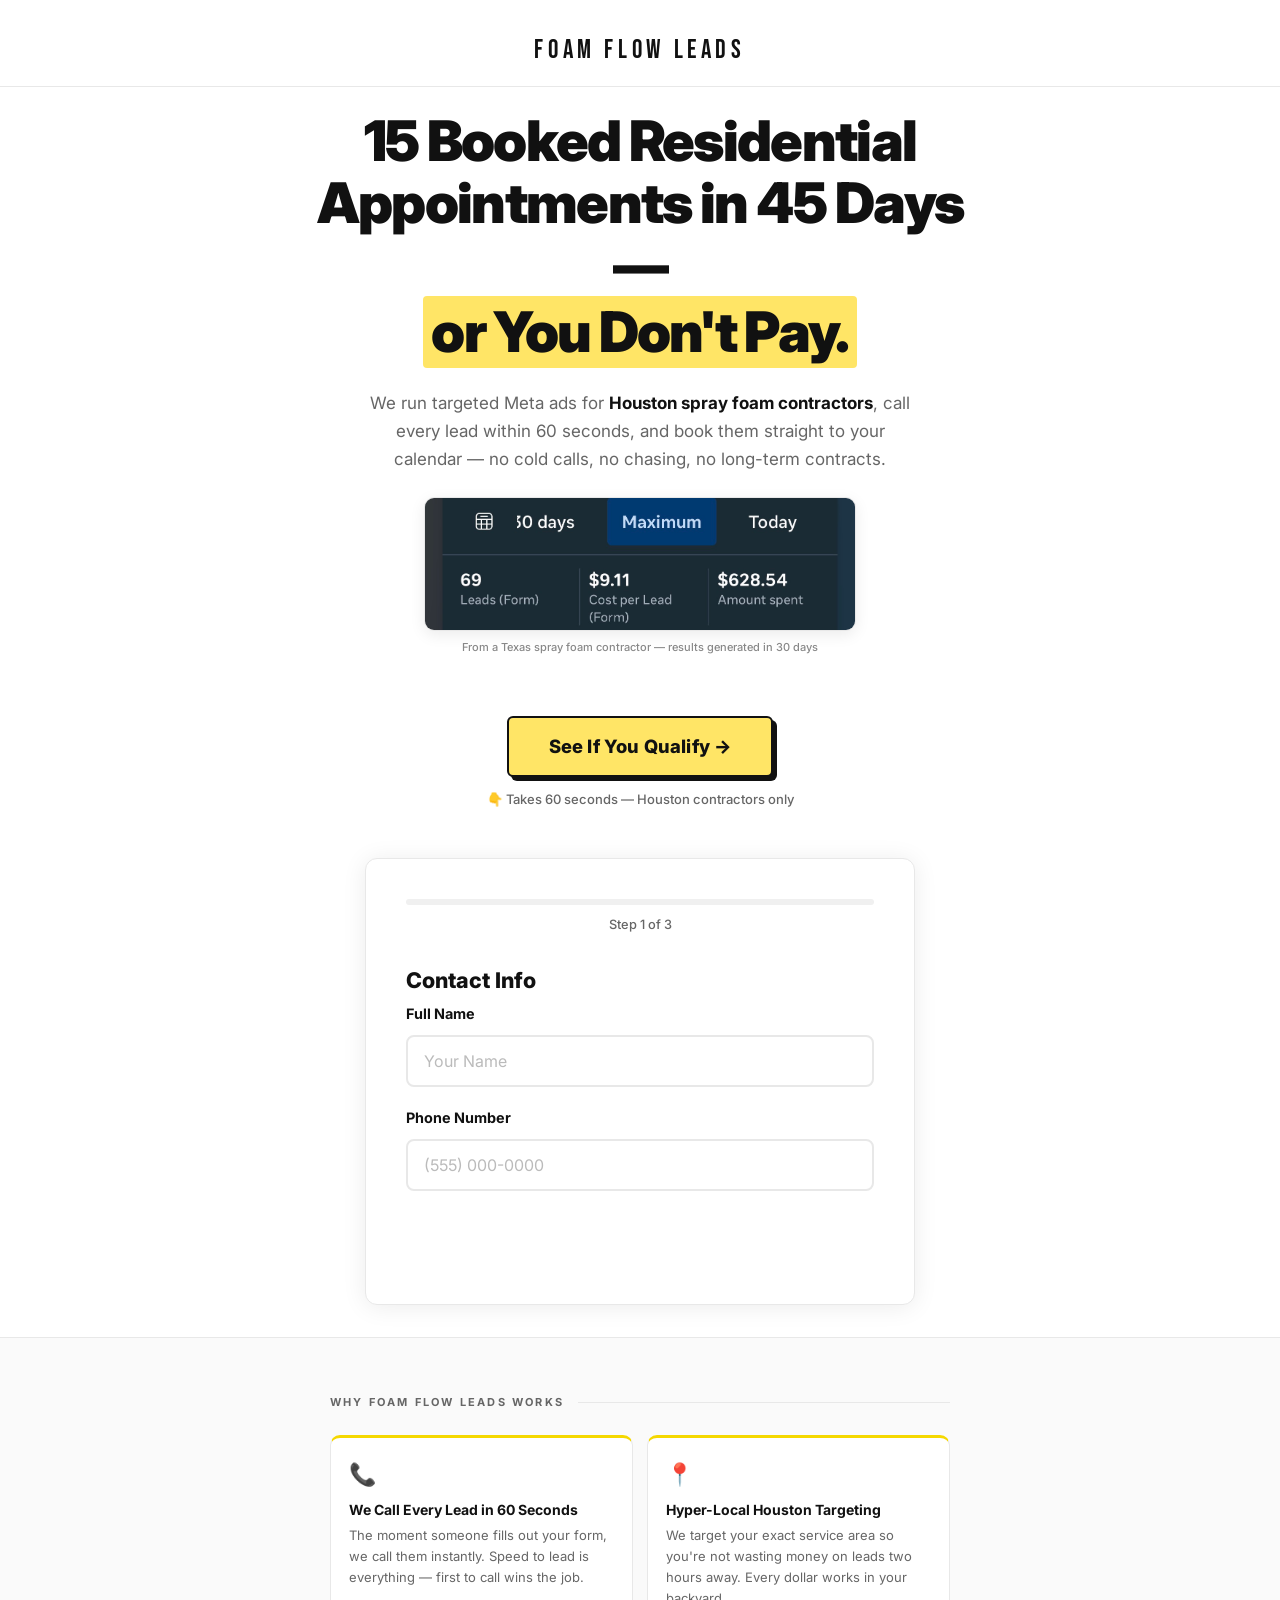
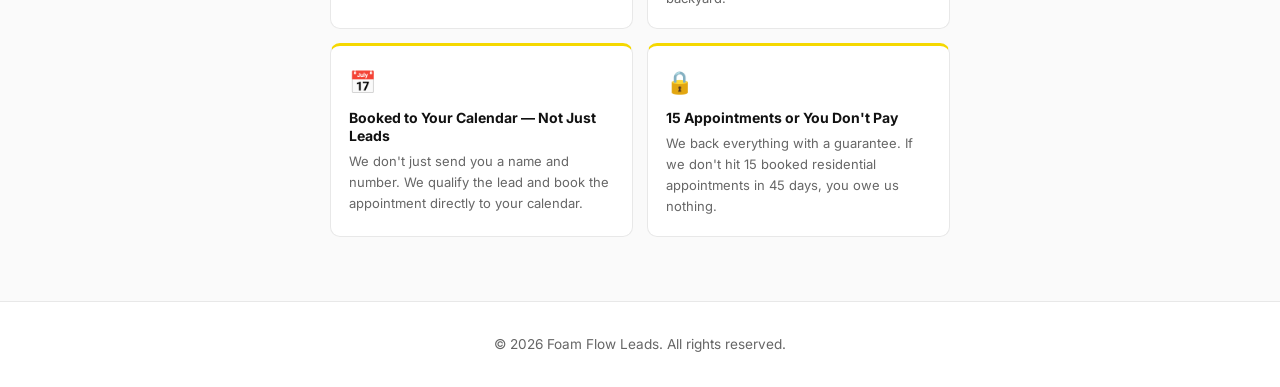
<file: index.html>
<!DOCTYPE html>
<html lang="en">

<head>
    <meta charset="UTF-8">
    <meta name="viewport" content="width=device-width, initial-scale=1.0">
    <title>Foam Flow Leads - Get More Spray Foam Jobs in Texas</title>
    <link rel="stylesheet" href="styles.css">
    <link rel="preconnect" href="https://fonts.googleapis.com">
    <link rel="preconnect" href="https://fonts.gstatic.com" crossorigin>
    <link href="https://fonts.googleapis.com/css2?family=Bebas+Neue&family=Inter:wght@400;500;600;700;800;900&display=swap" rel="stylesheet">
    <meta name="description" content="Texas spray foam contractors: get consistent job requests without relying on referrals or slow weeks. See if you qualify.">
    <meta name="facebook-domain-verification" content="6dqda2xgndc177yu1newgvg0ux3b6z" />

    <!-- Google Analytics -->
    <script async src="https://www.googletagmanager.com/gtag/js?id=G-JKLEK6QQDY"></script>
    <script>
        window.dataLayer = window.dataLayer || [];
        function gtag(){dataLayer.push(arguments);}
        gtag('js', new Date());
        gtag('config', 'G-JKLEK6QQDY');
    </script>

    <!-- Meta Pixel Code -->
    <script>
    !function(f,b,e,v,n,t,s)
    {if(f.fbq)return;n=f.fbq=function(){n.callMethod?
    n.callMethod.apply(n,arguments):n.queue.push(arguments)};
    if(!f._fbq)f._fbq=n;n.push=n;n.loaded=!0;n.version='2.0';
    n.queue=[];t=b.createElement(e);t.async=!0;
    t.src=v;s=b.getElementsByTagName(e)[0];
    s.parentNode.insertBefore(t,s)}(window, document,'script',
    'https://connect.facebook.net/en_US/fbevents.js');
    fbq('init', '1525517045371976');
    fbq('track', 'PageView');
    </script>
    <noscript><img height="1" width="1" style="display:none"
        src="https://www.facebook.com/tr?id=1525517045371976&ev=PageView&noscript=1"/></noscript>

    <style>
        .proof-image-wrap {
            max-width: 480px;
            margin: 0 auto 28px;
            padding: 0 24px;
            text-align: center;
        }
        .proof-image {
            width: 100%;
            border-radius: 10px;
            border: 1.5px solid #e8e8e8;
            box-shadow: 0 4px 15px rgba(0,0,0,0.08);
            display: block;
        }
        .proof-image-caption {
            font-size: 11px;
            color: #888;
            margin-top: 8px;
            font-weight: 500;
        }
        .result-value-box {
            background: #fafafa;
            border: 1.5px solid #e8e8e8;
            border-left: 4px solid #f5d800;
            border-radius: 8px;
            padding: 14px 16px;
            margin-bottom: 10px;
            text-align: left;
        }
        .result-value-box-title {
            font-size: 14px;
            font-weight: 800;
            color: #111;
            margin-bottom: 4px;
        }
        .result-value-box-desc {
            font-size: 13px;
            color: #555;
            line-height: 1.5;
        }
        .result-urgency {
            font-size: 13px;
            font-weight: 700;
            color: #c0392b;
            text-align: center;
            margin: 16px 0 20px;
            padding: 10px 14px;
            background: #fff5f5;
            border-radius: 8px;
            border: 1px solid #fcc;
        }
    </style>
</head>

<body>
    <div class="app-container">

        <!-- HEADER -->
        <header class="simple-header">
            <div class="logo-text">FOAM FLOW LEADS</div>
        </header>

        <!-- HERO -->
        <section class="hero-text">
            <h1 class="hero-headline">
                15 Booked Residential Appointments in 45 Days —<br>
                <span class="headline-highlight">or You Don't Pay.</span>
            </h1>
            <p class="hero-subtext">
                We run targeted Meta ads for <strong>Houston spray foam contractors</strong>, call every lead within 60 seconds, and book them straight to your calendar — no cold calls, no chasing, no long-term contracts.
            </p>
        </section>

        <!-- PROOF IMAGE -->
        <div class="proof-image-wrap">
            <img src="proof-metrics.jpg" alt="69 leads, $9.11 cost per lead, $628.54 spent" class="proof-image" loading="lazy">
            <p class="proof-image-caption">From a Texas spray foam contractor — results generated in 30 days</p>
        </div>

        <!-- HERO CTA -->
        <div class="hero-cta-wrap">
            <button class="btn-hero-cta" onclick="document.getElementById('formSection').scrollIntoView({behavior:'smooth'})">
                See If You Qualify →
            </button>
            <p class="hero-cta-sub">👇 Takes 60 seconds — Houston contractors only</p>
        </div>

        <!-- FORM SECTION -->
        <section id="formSection" class="form-section">
            <div class="form-wrapper" id="formWrapper">
                <div class="progress-container">
                    <div class="progress-bar-bg">
                        <div class="progress-bar" id="progressBar"></div>
                    </div>
                    <p class="progress-text">
                        Step <span id="currentStep">1</span> of <span id="totalSteps">3</span>
                    </p>
                </div>

                <form id="applicationForm">

                    <!-- Step 1: Contact Info -->
                    <div class="form-step active" id="step1">
                        <h2 class="step-title">Contact Info</h2>
                        <div class="form-group">
                            <label for="userName" class="field-label">Full Name</label>
                            <input type="text" id="userName" name="userName" placeholder="Your Name" required class="text-input">
                        </div>
                        <div class="form-group">
                            <label for="userPhone" class="field-label">Phone Number</label>
                            <input type="tel" id="userPhone" name="userPhone" placeholder="(555) 000-0000" required class="text-input">
                        </div>
                        <button type="button" class="btn btn-primary btn-block btn-disabled" disabled onclick="nextStep(1)">Next →</button>
                    </div>

                    <!-- Step 2: Jobs per month -->
                    <div class="form-step" id="step2">
                        <h2 class="step-title">How many jobs does your crew complete per month?</h2>
                        <p class="step-subtitle">This helps us build the right lead plan for your capacity.</p>
                        <div class="radio-group">
                            <label class="radio-card">
                                <input type="radio" name="jobsPerMonth" value="1-5">
                                <span class="radio-label">1–5 jobs/month — just getting started</span>
                            </label>
                            <label class="radio-card">
                                <input type="radio" name="jobsPerMonth" value="6-15">
                                <span class="radio-label">6–15 jobs/month — steady but want more</span>
                            </label>
                            <label class="radio-card">
                                <input type="radio" name="jobsPerMonth" value="16-30">
                                <span class="radio-label">16–30 jobs/month — ready to scale</span>
                            </label>
                            <label class="radio-card">
                                <input type="radio" name="jobsPerMonth" value="30-plus">
                                <span class="radio-label">30+ jobs/month — running at full capacity</span>
                            </label>
                        </div>
                        <div class="form-buttons">
                            <button type="button" class="btn btn-secondary" onclick="goBack(2)">Back</button>
                            <button type="button" class="btn btn-primary btn-disabled" id="nextBtn2" disabled>Next →</button>
                        </div>
                    </div>

                    <!-- Step 3: Job Type -->
                    <div class="form-step" id="step3">
                        <h2 class="step-title">What type of jobs does your crew mainly do?</h2>
                        <p class="step-subtitle">This helps us target the right homeowners for your business.</p>
                        <div class="radio-group">
                            <label class="radio-card">
                                <input type="radio" name="jobType" value="residential">
                                <span class="radio-label">Mostly residential (homes, attics, crawl spaces)</span>
                            </label>
                            <label class="radio-card">
                                <input type="radio" name="jobType" value="commercial">
                                <span class="radio-label">Mostly commercial (warehouses, new builds)</span>
                            </label>
                            <label class="radio-card">
                                <input type="radio" name="jobType" value="mix">
                                <span class="radio-label">Mix of both</span>
                            </label>
                            <label class="radio-card">
                                <input type="radio" name="jobType" value="agricultural">
                                <span class="radio-label">Agricultural / pole barns</span>
                            </label>
                        </div>
                        <div class="form-buttons">
                            <button type="button" class="btn btn-secondary" onclick="goBack(3)">Back</button>
                            <button type="button" class="btn btn-primary btn-disabled" id="nextBtn3" disabled>See My Results →</button>
                        </div>
                    </div>

                    <!-- Results Step -->
                    <div class="form-step" id="stepBooking">
                        <div class="booking-result">
                            <div class="booking-result-badge">✅ You Qualify</div>
                            <h2 class="booking-result-title">Here's What Happens on the Call.</h2>
                            <p class="booking-result-sub">Free 30-min Zoom. No pitch, no pressure.</p>

                            <div style="margin: 20px 0;">
                                <div class="result-value-box">
                                    <div class="result-value-box-title">📍 We map your service area</div>
                                    <div class="result-value-box-desc">We find where residential homeowners in your market are most active so your ads reach the right people.</div>
                                </div>
                                <div class="result-value-box">
                                    <div class="result-value-box-title">📲 We show you the ad strategy</div>
                                    <div class="result-value-box-desc">The same setup that generated 69 leads at $9.11 each — tailored to your crew.</div>
                                </div>
                                <div class="result-value-box">
                                    <div class="result-value-box-title">📞 You leave with a clear plan</div>
                                    <div class="result-value-box-desc">Whether you work with us or not, you'll know exactly what it takes to fill your schedule.</div>
                                </div>
                            </div>

                            <div class="result-urgency">
                                ⚠️ 1 contractor per area in Houston. Book before your market gets claimed.
                            </div>

                            <p style="font-size:13px;font-weight:800;color:#111;text-align:center;margin-bottom:16px;">🔒 Remember — 15 booked appointments in 45 days or you don't pay.</p>
                            <button type="button" class="btn btn-booking-gold btn-block" onclick="window.location.href='booking.html?utm_campaign=blueprint&name='+encodeURIComponent(document.getElementById('userName').value)+'&phone='+encodeURIComponent(document.getElementById('userPhone').value)">
                                Book My Free Strategy Call →
                            </button>
                            <p class="booking-trust-line">No sales pressure · 30-min Zoom · Houston contractors only</p>
                        </div>
                    </div>

                </form>
            </div>
        </section>

        <canvas id="confettiCanvas" class="confetti-canvas"></canvas>

        <!-- VALUE SECTION -->
        <section class="value-section">
            <div class="value-inner">
                <div class="section-label">Why Foam Flow Leads Works</div>
                <div class="value-cards">
                    <div class="value-card">
                        <span class="value-card-icon">📞</span>
                        <div class="value-card-title">We Call Every Lead in 60 Seconds</div>
                        <p class="value-card-text">The moment someone fills out your form, we call them instantly. Speed to lead is everything — first to call wins the job.</p>
                    </div>
                    <div class="value-card">
                        <span class="value-card-icon">📍</span>
                        <div class="value-card-title">Hyper-Local Houston Targeting</div>
                        <p class="value-card-text">We target your exact service area so you're not wasting money on leads two hours away. Every dollar works in your backyard.</p>
                    </div>
                    <div class="value-card">
                        <span class="value-card-icon">📅</span>
                        <div class="value-card-title">Booked to Your Calendar — Not Just Leads</div>
                        <p class="value-card-text">We don't just send you a name and number. We qualify the lead and book the appointment directly to your calendar.</p>
                    </div>
                    <div class="value-card">
                        <span class="value-card-icon">🔒</span>
                        <div class="value-card-title">15 Appointments or You Don't Pay</div>
                        <p class="value-card-text">We back everything with a guarantee. If we don't hit 15 booked residential appointments in 45 days, you owe us nothing.</p>
                    </div>
                </div>
            </div>
        </section>

        <footer class="simple-footer">
            <p>© 2026 Foam Flow Leads. All rights reserved.</p>
        </footer>

    </div>

    <script src="main.js"></script>
</body>

</html>
</file>
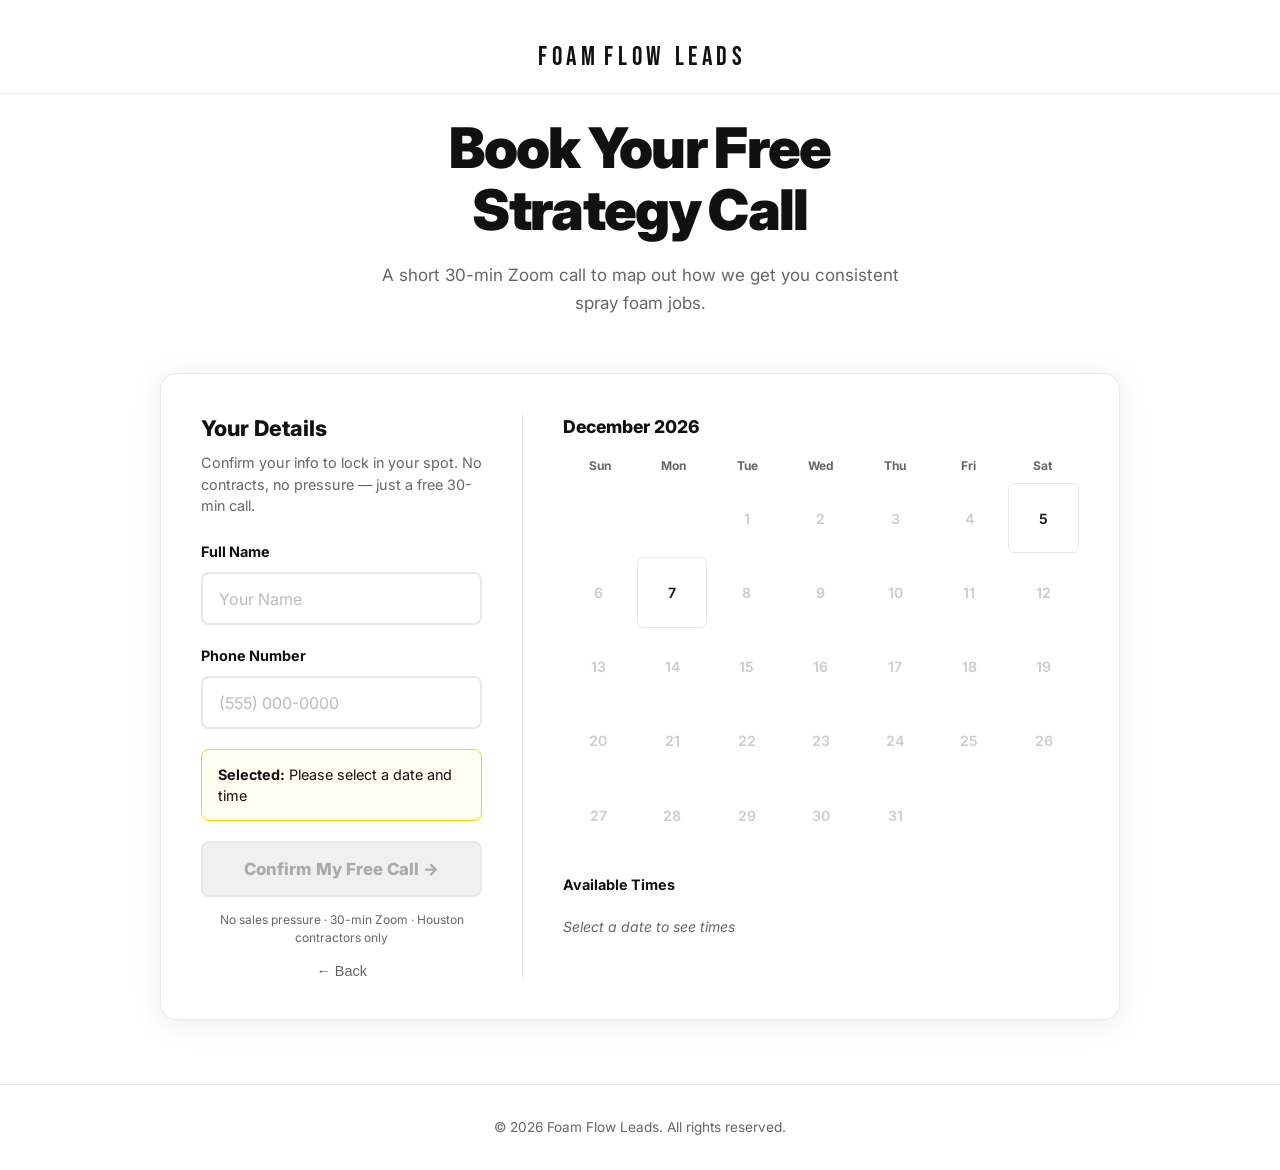
<file: booking.html>
<!DOCTYPE html>
<html lang="en">

<head>
    <meta charset="UTF-8">
    <meta name="viewport" content="width=device-width, initial-scale=1.0">
    <title>Book Your Call - Foam Flow Leads</title>
    <link rel="stylesheet" href="styles.css">

    <style>
        .mobile-booking-sticky {
            display: none;
            position: fixed;
            bottom: 0;
            left: 0;
            right: 0;
            background: white;
            padding: 14px 16px;
            padding-bottom: max(14px, calc(14px + env(safe-area-inset-bottom, 0px)));
            box-shadow: 0 -4px 16px rgba(0,0,0,0.08);
            border-top: 1.5px solid var(--border);
            z-index: 200;
            gap: 10px;
            align-items: center;
        }

        @media (max-width: 768px) {
            .mobile-booking-sticky { display: flex; }
            body.mobile-booking-flow .booking-form-side { display: none !important; }
            body.mobile-booking-flow .time-slots-container { display: none !important; }
            body.mobile-booking-flow .booking-calendar-side { display: block !important; }
            body.mobile-booking-step-time .calendar-widget { display: none !important; }
            body.mobile-booking-step-time .calendar-header { display: none !important; }
            body.mobile-booking-step-time .calendar-section-title { display: none !important; }
            body.mobile-booking-step-time .time-slots-container { display: block !important; }
            body.mobile-booking-step-form .booking-calendar-side { display: none !important; }
            body.mobile-booking-step-form .booking-form-side { display: block !important; }
            body.mobile-booking-step-form .mobile-booking-sticky { display: none !important; }
            body.mobile-booking-step-form .booking-form-side .btn-booking-gold { display: block !important; }
            .booking-container { padding-bottom: 100px; }
        }

        .mobile-step-indicator {
            display: none;
            justify-content: center;
            align-items: center;
            gap: 8px;
            padding: 12px 0 4px;
        }

        @media (max-width: 768px) {
            .mobile-step-indicator { display: flex; }
        }

        .mobile-step-dot {
            width: 8px;
            height: 8px;
            border-radius: 50%;
            background: var(--border);
            transition: all 0.3s;
        }

        .mobile-step-dot.active {
            background: var(--text);
            width: 20px;
            border-radius: 4px;
        }

        .mobile-step-dot.done {
            background: #22c55e;
        }

        .mobile-step-label {
            font-size: 12px;
            font-weight: 700;
            color: var(--text-muted);
            margin-left: 4px;
        }

        #mobileBackBtn {
            background: white;
            border: 1.5px solid var(--border);
            border-radius: 8px;
            padding: 12px 16px;
            font-weight: 700;
            font-size: 14px;
            color: var(--text-muted);
            cursor: pointer;
            font-family: 'Inter', sans-serif;
            flex-shrink: 0;
        }

        #mobileContinueBtn {
            flex: 1;
            background: var(--highlight);
            border: 2px solid var(--text);
            border-radius: 8px;
            padding: 14px;
            font-weight: 800;
            font-size: 15px;
            color: var(--text);
            cursor: pointer;
            font-family: 'Inter', sans-serif;
            box-shadow: 3px 3px 0 var(--text);
            transition: all 0.15s;
        }

        #mobileContinueBtn:hover {
            transform: translate(-1px, -1px);
            box-shadow: 4px 4px 0 var(--text);
        }
    </style>

    <!-- Google Analytics -->
    <script async src="https://www.googletagmanager.com/gtag/js?id=G-JKLEK6QQDY"></script>
    <script>
        window.dataLayer = window.dataLayer || [];
        function gtag(){dataLayer.push(arguments);}
        gtag('js', new Date());
        gtag('config', 'G-JKLEK6QQDY');
    </script>

    <!-- Meta Pixel -->
    <script>
        !function (f, b, e, v, n, t, s) {
            if (f.fbq) return; n = f.fbq = function () {
                n.callMethod ?
                n.callMethod.apply(n, arguments) : n.queue.push(arguments)
            };
            if (!f._fbq) f._fbq = n; n.push = n; n.loaded = !0; n.version = '2.0';
            n.queue = []; t = b.createElement(e); t.async = !0;
            t.src = v; s = b.getElementsByTagName(e)[0];
            s.parentNode.insertBefore(t, s)
        }(window, document, 'script',
            'https://connect.facebook.net/en_US/fbevents.js');
        fbq('init', '1525517045371976');
        fbq('track', 'PageView');
        fbq('track', 'Lead');
    </script>
    <noscript>
        <img height="1" width="1" style="display:none"
            src="https://www.facebook.com/tr?id=1525517045371976&ev=PageView&noscript=1" />
    </noscript>
</head>

<body>
    <div class="app-container">

        <header class="simple-header">
            <div class="logo-text">
                <a href="index.html" style="text-decoration:none;color:inherit;display:inline-flex;align-items:center;gap:0.3rem;">
                    <span class="logo-icon"></span>
                    <span class="logo-word">Foam</span>
                    <span class="logo-accent">Flow</span>
                    <span class="logo-divider"></span>
                    <span class="logo-sub">Leads</span>
                </a>
            </div>
        </header>

        <section class="hero-text">
            <h1 class="hero-headline">Book Your Free<br>Strategy Call</h1>
            <p class="hero-subtext">A short 30-min Zoom call to map out how we get you consistent spray foam jobs.</p>
        </section>

        <!-- Mobile step dots -->
        <div class="mobile-step-indicator" id="mobileStepIndicator">
            <div class="mobile-step-dot active" id="dot1"></div>
            <div class="mobile-step-dot" id="dot2"></div>
            <div class="mobile-step-dot" id="dot3"></div>
            <span class="mobile-step-label" id="mobileStepLabel">Select a Date</span>
        </div>

        <main class="booking-container">
            <div class="booking-split-wrapper">

                <!-- Left: Form -->
                <div class="booking-form-side">
                    <h2 class="step-title">Your Details</h2>
                    <p class="step-subtitle">Confirm your info to lock in your spot. No contracts, no pressure &mdash; just a free 30-min call.</p>
                    <form id="bookingForm">
                        <div class="form-group">
                            <label for="userName" class="field-label">Full Name</label>
                            <input type="text" id="userName" name="userName" placeholder="Your Name" required class="text-input">
                        </div>
                        <div class="form-group">
                            <label for="userPhone" class="field-label">Phone Number</label>
                            <input type="tel" id="userPhone" name="userPhone" placeholder="(555) 000-0000" required class="text-input">
                        </div>

                        <div class="selected-info" id="selectedInfo">
                            <p><strong>Selected:</strong> <span id="displayDateTime">Please select a date and time</span></p>
                        </div>

                        <button type="submit" id="confirmBtn" class="btn btn-booking-gold btn-block btn-disabled" disabled>
                            Confirm My Free Call →
                        </button>
                        <p class="booking-trust-line">No sales pressure &middot; 30-min Zoom &middot; Houston contractors only</p>
                        <button type="button" id="backToTimeBtn" class="back-link" style="background:none;border:none;cursor:pointer;width:100%;">← Back</button>
                    </form>
                </div>

                <!-- Right: Calendar -->
                <div class="booking-calendar-side">
                    <div class="calendar-section-title">Pick a Date</div>
                    <div class="calendar-header">
                        <h2 id="currentMonthYear"></h2>
                    </div>
                    <div class="calendar-widget">
                        <div class="calendar-days-header">
                            <span>Sun</span><span>Mon</span><span>Tue</span><span>Wed</span><span>Thu</span><span>Fri</span><span>Sat</span>
                        </div>
                        <div class="calendar-grid" id="calendarGrid"></div>
                    </div>
                    <div class="time-slots-container" id="timeSlotsContainer">
                        <h3 class="field-label">Available Times</h3>
                        <div class="time-grid" id="timeGrid">
                            <p class="empty-msg">Select a date to see times</p>
                        </div>
                    </div>
                </div>

            </div>
        </main>

        <!-- Mobile Sticky Footer -->
        <div class="mobile-booking-sticky" id="mobileBookingStickyFooter">
            <button id="mobileBackBtn" style="display:none;">← Back</button>
            <button id="mobileContinueBtn">Next: Pick a Time →</button>
        </div>

        <footer class="simple-footer">
            <p>&copy; 2026 Foam Flow Leads. All rights reserved.</p>
        </footer>
    </div>

    <script src="booking.js"></script>
    <script>
        // Pre-fill name and phone from URL params (SMS link or quiz redirect)
        document.addEventListener('DOMContentLoaded', function () {
            const params = new URLSearchParams(window.location.search);
            const name  = params.get('name');
            const phone = params.get('phone');
            if (name)  document.getElementById('userName').value  = decodeURIComponent(name);
            if (phone) document.getElementById('userPhone').value = decodeURIComponent(phone);
        });
    </script>
</body>

</html>
</file>
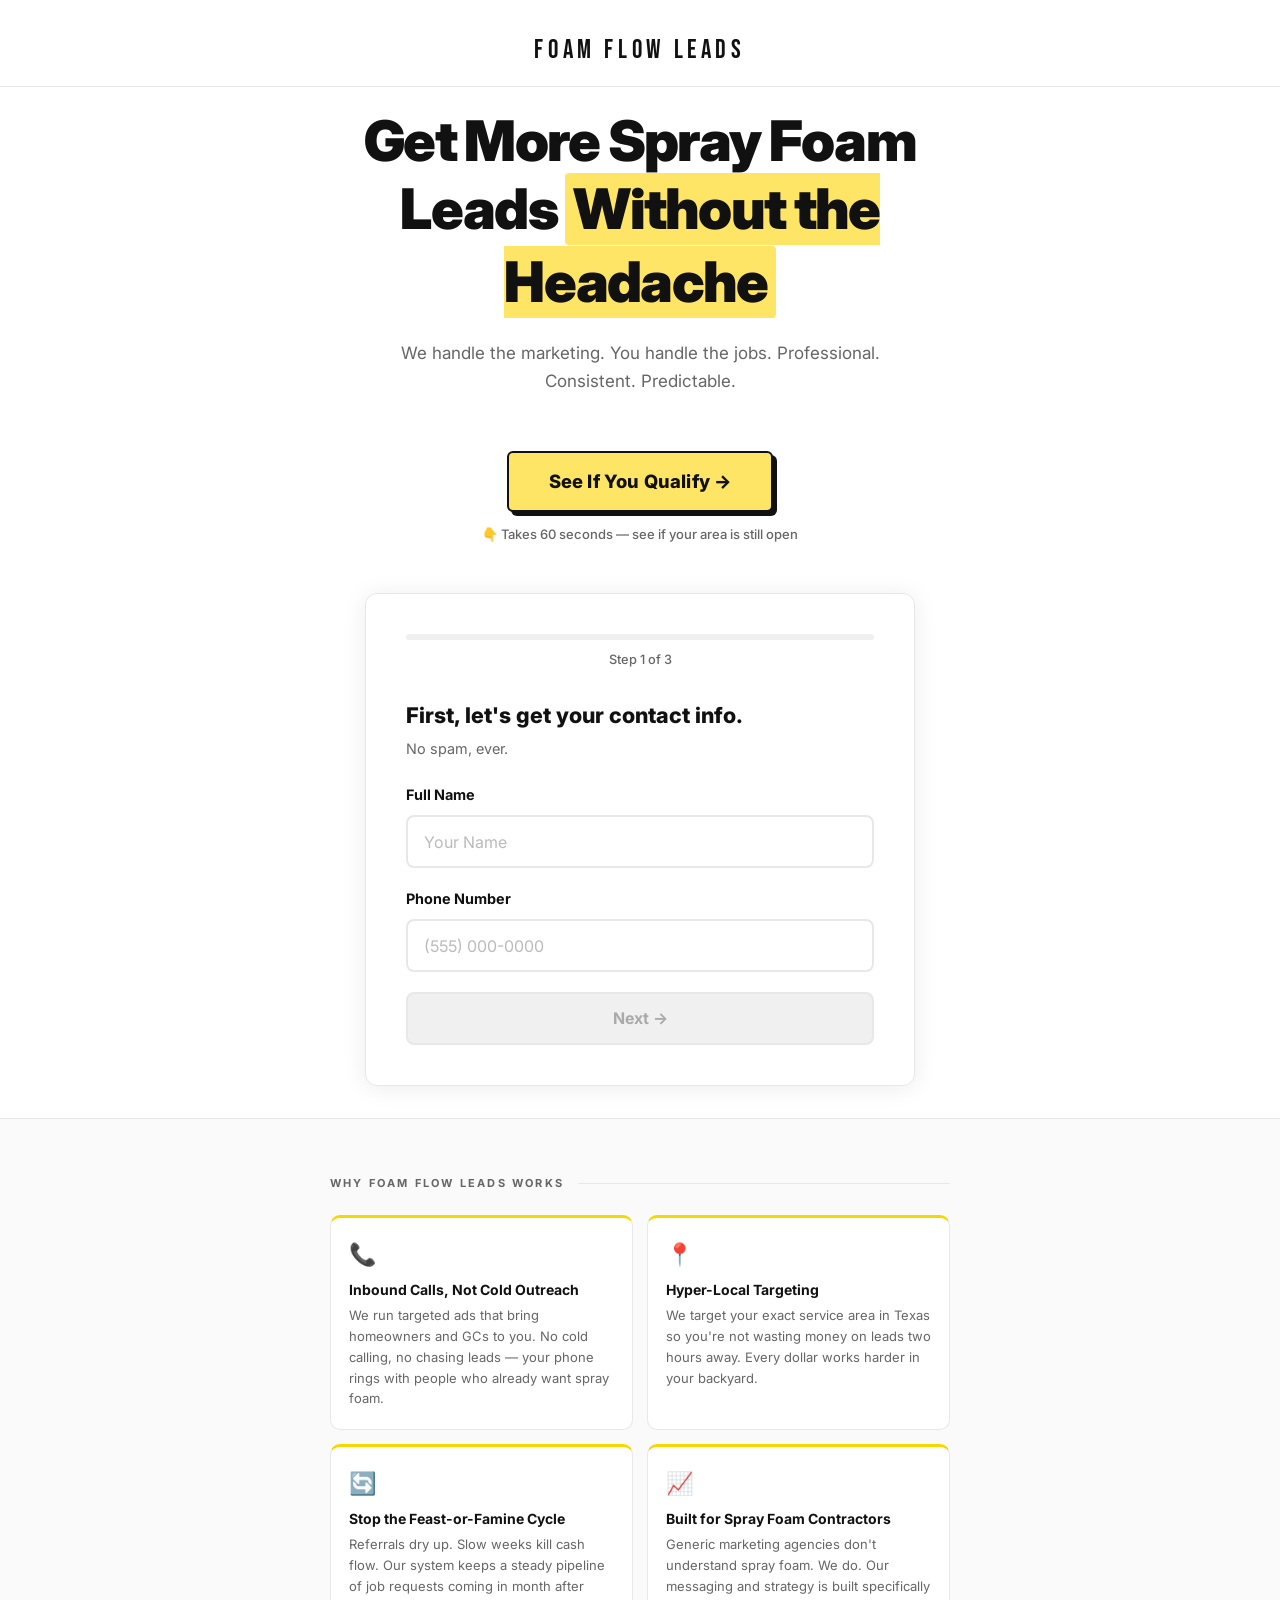
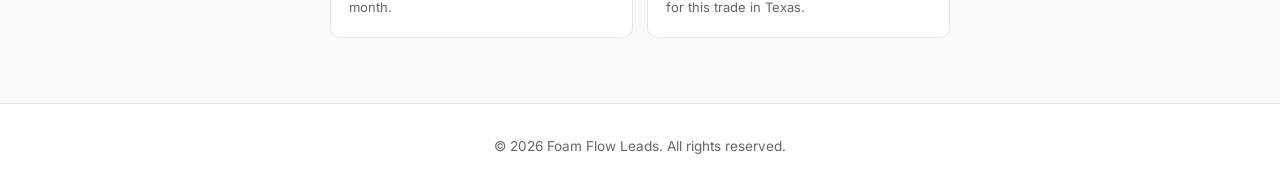
<file: index-blueprint.html>
<!DOCTYPE html>
<html lang="en">

<head>
    <meta charset="UTF-8">
    <meta name="viewport" content="width=device-width, initial-scale=1.0">
    <title>Foam Flow Leads - Get More Spray Foam Jobs in Texas</title>
    <link rel="stylesheet" href="styles.css">
    <link rel="preconnect" href="https://fonts.googleapis.com">
    <link rel="preconnect" href="https://fonts.gstatic.com" crossorigin>
    <link href="https://fonts.googleapis.com/css2?family=Bebas+Neue&family=Inter:wght@400;500;600;700;800;900&display=swap" rel="stylesheet">
    <meta name="description" content="Texas spray foam contractors: get consistent job requests without relying on referrals or slow weeks. See if you qualify.">

    <!-- Google Analytics -->
    <script async src="https://www.googletagmanager.com/gtag/js?id=G-JKLEK6QQDY"></script>
    <script>
        window.dataLayer = window.dataLayer || [];
        function gtag(){dataLayer.push(arguments);}
        gtag('js', new Date());
        gtag('config', 'G-JKLEK6QQDY');
    </script>

    <!-- Meta Pixel Code -->
    <script>
    !function(f,b,e,v,n,t,s)
    {if(f.fbq)return;n=f.fbq=function(){n.callMethod?
    n.callMethod.apply(n,arguments):n.queue.push(arguments)};
    if(!f._fbq)f._fbq=n;n.push=n;n.loaded=!0;n.version='2.0';
    n.queue=[];t=b.createElement(e);t.async=!0;
    t.src=v;s=b.getElementsByTagName(e)[0];
    s.parentNode.insertBefore(t,s)}(window, document,'script',
    'https://connect.facebook.net/en_US/fbevents.js');
    fbq('init', '1525517045371976');
    fbq('track', 'PageView');
    
    // Track which landing page variant they came from
    fbq('track', 'ViewContent', {
        content_name: 'Landing Page - Blueprint',
        content_type: 'landing_page_variant'
    });
    </script>
    <noscript><img height="1" width="1" style="display:none"
        src="https://www.facebook.com/tr?id=1525517045371976&ev=PageView&noscript=1"/></noscript>
    <!-- End Meta Pixel Code -->
</head>

<body>
    <div class="app-container">

        <!-- HEADER -->
        <header class="simple-header">
            <div class="logo-text">FOAM FLOW LEADS</div>
        </header>

        <!-- HERO — BLUEPRINT VERSION (Professional) -->
        <section class="hero-text">
            <h1 class="hero-headline">
                Get More Spray Foam Leads
                <span class="headline-highlight">Without the Headache</span>
            </h1>
            <p class="hero-subtext">
                We handle the marketing. You handle the jobs. Professional. Consistent. Predictable.
            </p>
        </section>

        <!-- HERO CTA -->
        <div class="hero-cta-wrap">
            <button class="btn-hero-cta" onclick="document.getElementById('formSection').scrollIntoView({behavior:'smooth'})">
                See If You Qualify →
            </button>
            <p class="hero-cta-sub">👇 Takes 60 seconds — see if your area is still open</p>
        </div>

        <!-- FORM SECTION -->
        <section id="formSection" class="form-section">

            <div class="form-wrapper" id="formWrapper">

                <div class="progress-container">
                    <div class="progress-bar-bg">
                        <div class="progress-bar" id="progressBar"></div>
                    </div>
                    <p class="progress-text">
                        Step <span id="currentStep">1</span> of <span id="totalSteps">3</span>
                    </p>
                </div>

                <form id="applicationForm">

                    <!-- Step 1: Contact Info -->
                    <div class="form-step active" id="step1">
                        <h2 class="step-title">First, let's get your contact info.</h2>
                        <p class="step-subtitle">No spam, ever.</p>

                        <div class="form-group">
                            <label for="userName" class="field-label">Full Name</label>
                            <input type="text" id="userName" name="userName" placeholder="Your Name" required class="text-input">
                        </div>

                        <div class="form-group">
                            <label for="userPhone" class="field-label">Phone Number</label>
                            <input type="tel" id="userPhone" name="userPhone" placeholder="(555) 000-0000" required class="text-input">
                        </div>

                        <button type="button" class="btn btn-primary btn-block btn-disabled" disabled onclick="nextStep(1)">Next →</button>
                    </div>

                    <!-- Step 2: Current Situation -->
                    <div class="form-step" id="step2">
                        <h2 class="step-title">What best describes your current situation?</h2>
                        <div class="radio-group">
                            <label class="radio-card">
                                <input type="radio" name="situation" value="need-more-jobs">
                                <span class="radio-label">We have work but need more consistent jobs</span>
                            </label>
                            <label class="radio-card">
                                <input type="radio" name="situation" value="want-to-scale">
                                <span class="radio-label">We are busy but want to scale</span>
                            </label>
                            <label class="radio-card">
                                <input type="radio" name="situation" value="inconsistent">
                                <span class="radio-label">We are inconsistent / have slow weeks</span>
                            </label>
                            <label class="radio-card">
                                <input type="radio" name="situation" value="just-starting">
                                <span class="radio-label">We are just starting / growing</span>
                            </label>
                            <label class="radio-card">
                                <input type="radio" name="situation" value="exploring">
                                <span class="radio-label">Just exploring options</span>
                            </label>
                        </div>
                        <div class="form-buttons">
                            <button type="button" class="btn btn-secondary" onclick="goBack(2)">Back</button>
                            <button type="button" class="btn btn-primary btn-disabled" disabled onclick="nextStep(2)">Next →</button>
                        </div>
                    </div>

                    <!-- Step 3: Experience -->
                    <div class="form-step" id="step3">
                        <h2 class="step-title">How long have you been in the spray foam business?</h2>
                        <div class="radio-group">
                            <label class="radio-card">
                                <input type="radio" name="experience" value="less-than-1-year">
                                <span class="radio-label">Less than 1 year</span>
                            </label>
                            <label class="radio-card">
                                <input type="radio" name="experience" value="1-2-years">
                                <span class="radio-label">1–2 years</span>
                            </label>
                            <label class="radio-card">
                                <input type="radio" name="experience" value="3-5-years">
                                <span class="radio-label">3–5 years</span>
                            </label>
                            <label class="radio-card">
                                <input type="radio" name="experience" value="5-plus-years">
                                <span class="radio-label">5+ years</span>
                            </label>
                        </div>
                        <div class="form-buttons">
                            <button type="button" class="btn btn-secondary" onclick="goBack(3)">Back</button>
                            <button type="button" class="btn btn-primary btn-disabled" disabled onclick="showBooking()">See My Results →</button>
                        </div>
                    </div>

                   <!-- Results Step -->
<div class="form-step" id="stepBooking">
    <div class="booking-result">
        <div class="booking-result-badge">✅ You Qualify</div>
        <h2 class="booking-result-title">Here's What Happens Next.</h2>
        <p class="booking-result-sub">On this free call, we'll build a custom lead plan for your spray foam business and show you exactly how to get a consistent flow of job requests in your area.</p>
        <div class="booking-bullets">
            <div class="booking-bullet-item">📞 We'll map out your local market and identify where the jobs are hiding</div>
            <div class="booking-bullet-item">📲 See exactly how homeowners and contractors will find and contact you</div>
            <div class="booking-bullet-item">🎯 Get a clear gameplan to fill your schedule without chasing referrals</div>
        </div>

        <!-- ← ADD THE PROOF IMAGE HERE ← -->
        <!-- PROOF IMAGE SECTION (NEW) -->
        <div class="proof-image-section">
            <div class="proof-image-header">Real Results From Contractors We've Worked With</div>
            <div class="proof-image-container">
                <img src="proof-metrics.jpg" alt="69 leads, $9.11 cost per lead, $628.54 amount spent" loading="lazy">
            </div>
        </div>

        <button type="button" class="btn btn-booking-gold btn-block" onclick="window.location.href='booking.html?utm_campaign=blueprint'">
            Book My Free Strategy Call →
        </button>
        <p class="booking-trust-line">No sales pressure · 30-min Zoom call · Texas contractors only</p>
    </div>
</div>


                </form>
            </div>
        </section>

        <!-- Confetti Canvas -->
        <canvas id="confettiCanvas" class="confetti-canvas"></canvas>

        <!-- VALUE SECTION -->
        <section class="value-section">
            <div class="value-inner">
                <div class="section-label">Why Foam Flow Leads Works</div>
                <div class="value-cards">
                    <div class="value-card">
                        <span class="value-card-icon">📞</span>
                        <div class="value-card-title">Inbound Calls, Not Cold Outreach</div>
                        <p class="value-card-text">We run targeted ads that bring homeowners and GCs to you. No cold calling, no chasing leads — your phone rings with people who already want spray foam.</p>
                    </div>
                    <div class="value-card">
                        <span class="value-card-icon">📍</span>
                        <div class="value-card-title">Hyper-Local Targeting</div>
                        <p class="value-card-text">We target your exact service area in Texas so you're not wasting money on leads two hours away. Every dollar works harder in your backyard.</p>
                    </div>
                    <div class="value-card">
                        <span class="value-card-icon">🔄</span>
                        <div class="value-card-title">Stop the Feast-or-Famine Cycle</div>
                        <p class="value-card-text">Referrals dry up. Slow weeks kill cash flow. Our system keeps a steady pipeline of job requests coming in month after month.</p>
                    </div>
                    <div class="value-card">
                        <span class="value-card-icon">📈</span>
                        <div class="value-card-title">Built for Spray Foam Contractors</div>
                        <p class="value-card-text">Generic marketing agencies don't understand spray foam. We do. Our messaging and strategy is built specifically for this trade in Texas.</p>
                    </div>
                </div>
            </div>
        </section>

        <footer class="simple-footer">
            <p>© 2026 Foam Flow Leads. All rights reserved.</p>
        </footer>

    </div>

    <script src="main.js"></script>
</body>

</html>
</file>
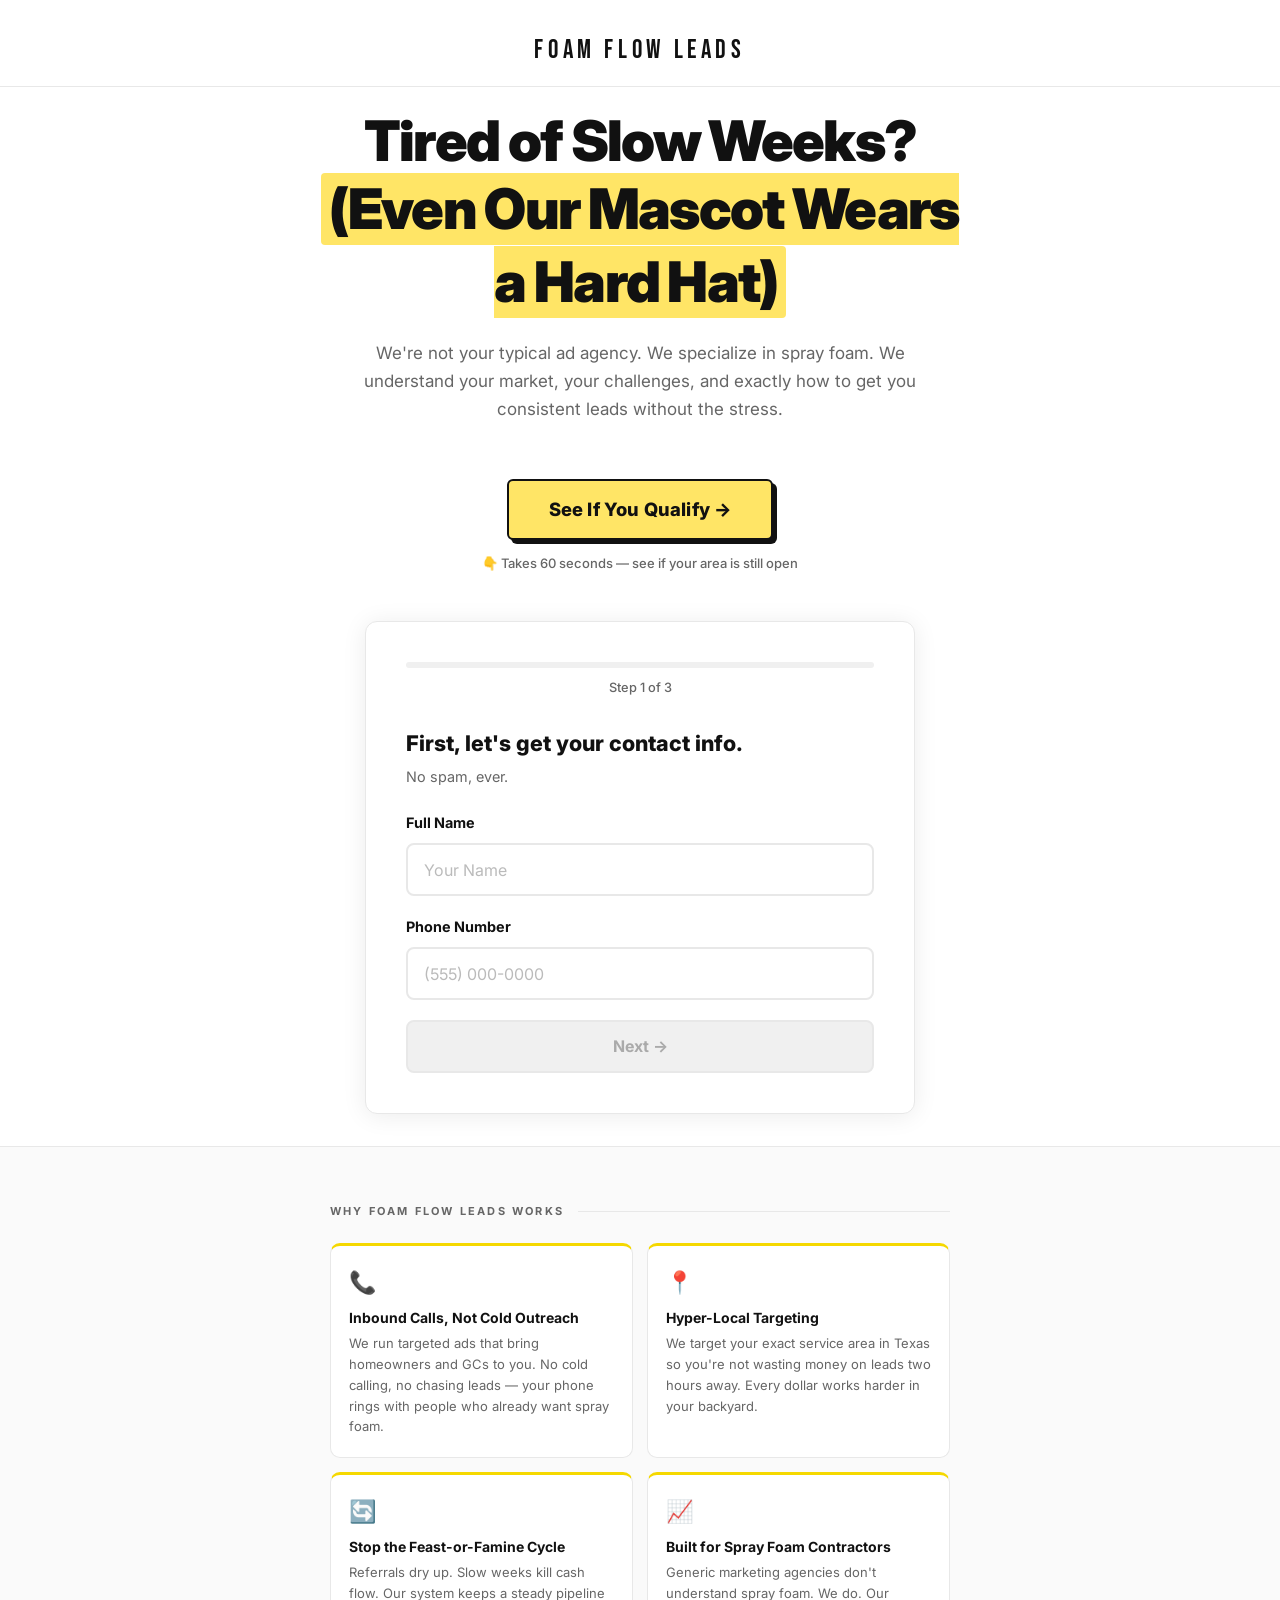
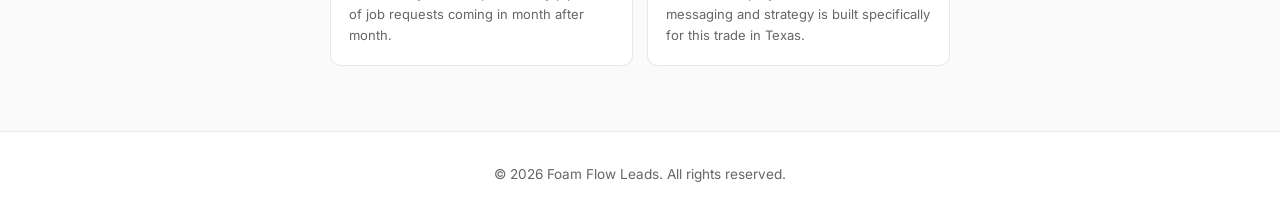
<file: index-cat.html>
<!DOCTYPE html>
<html lang="en">

<head>
    <meta charset="UTF-8">
    <meta name="viewport" content="width=device-width, initial-scale=1.0">
    <title>Foam Flow Leads - Get More Spray Foam Jobs in Texas</title>
    <link rel="stylesheet" href="styles.css">
    <link rel="preconnect" href="https://fonts.googleapis.com">
    <link rel="preconnect" href="https://fonts.gstatic.com" crossorigin>
    <link href="https://fonts.googleapis.com/css2?family=Bebas+Neue&family=Inter:wght@400;500;600;700;800;900&display=swap" rel="stylesheet">
    <meta name="description" content="Texas spray foam contractors: get consistent job requests without relying on referrals or slow weeks. See if you qualify.">

    <!-- Google Analytics -->
    <script async src="https://www.googletagmanager.com/gtag/js?id=G-JKLEK6QQDY"></script>
    <script>
        window.dataLayer = window.dataLayer || [];
        function gtag(){dataLayer.push(arguments);}
        gtag('js', new Date());
        gtag('config', 'G-JKLEK6QQDY');
    </script>

    <!-- Meta Pixel Code -->
    <script>
    !function(f,b,e,v,n,t,s)
    {if(f.fbq)return;n=f.fbq=function(){n.callMethod?
    n.callMethod.apply(n,arguments):n.queue.push(arguments)};
    if(!f._fbq)f._fbq=n;n.push=n;n.loaded=!0;n.version='2.0';
    n.queue=[];t=b.createElement(e);t.async=!0;
    t.src=v;s=b.getElementsByTagName(e)[0];
    s.parentNode.insertBefore(t,s)}(window, document,'script',
    'https://connect.facebook.net/en_US/fbevents.js');
    fbq('init', '1525517045371976');
    fbq('track', 'PageView');
    
    // Track which landing page variant they came from
    fbq('track', 'ViewContent', {
        content_name: 'Landing Page - Cat',
        content_type: 'landing_page_variant'
    });
    </script>
    <noscript><img height="1" width="1" style="display:none"
        src="https://www.facebook.com/tr?id=1525517045371976&ev=PageView&noscript=1"/></noscript>
    <!-- End Meta Pixel Code -->
</head>

<body>
    <div class="app-container">

        <!-- HEADER -->
        <header class="simple-header">
            <div class="logo-text">FOAM FLOW LEADS</div>
        </header>

        <!-- HERO — CAT VERSION (Fun/Personality) -->
        <section class="hero-text">
            <h1 class="hero-headline">
                Tired of Slow Weeks?
                <span class="headline-highlight">(Even Our Mascot Wears a Hard Hat)</span>
            </h1>
            <p class="hero-subtext">
                We're not your typical ad agency. We specialize in spray foam. We understand your market, your challenges, and exactly how to get you consistent leads without the stress.
            </p>
        </section>

        <!-- HERO CTA -->
        <div class="hero-cta-wrap">
            <button class="btn-hero-cta" onclick="document.getElementById('formSection').scrollIntoView({behavior:'smooth'})">
                See If You Qualify →
            </button>
            <p class="hero-cta-sub">👇 Takes 60 seconds — see if your area is still open</p>
        </div>

        <!-- FORM SECTION -->
        <section id="formSection" class="form-section">

            <div class="form-wrapper" id="formWrapper">

                <div class="progress-container">
                    <div class="progress-bar-bg">
                        <div class="progress-bar" id="progressBar"></div>
                    </div>
                    <p class="progress-text">
                        Step <span id="currentStep">1</span> of <span id="totalSteps">3</span>
                    </p>
                </div>

                <form id="applicationForm">

                    <!-- Step 1: Contact Info -->
                    <div class="form-step active" id="step1">
                        <h2 class="step-title">First, let's get your contact info.</h2>
                        <p class="step-subtitle">No spam, ever.</p>

                        <div class="form-group">
                            <label for="userName" class="field-label">Full Name</label>
                            <input type="text" id="userName" name="userName" placeholder="Your Name" required class="text-input">
                        </div>

                        <div class="form-group">
                            <label for="userPhone" class="field-label">Phone Number</label>
                            <input type="tel" id="userPhone" name="userPhone" placeholder="(555) 000-0000" required class="text-input">
                        </div>

                        <button type="button" class="btn btn-primary btn-block btn-disabled" disabled onclick="nextStep(1)">Next →</button>
                    </div>

                    <!-- Step 2: Current Situation -->
                    <div class="form-step" id="step2">
                        <h2 class="step-title">What best describes your current situation?</h2>
                        <div class="radio-group">
                            <label class="radio-card">
                                <input type="radio" name="situation" value="need-more-jobs">
                                <span class="radio-label">We have work but need more consistent jobs</span>
                            </label>
                            <label class="radio-card">
                                <input type="radio" name="situation" value="want-to-scale">
                                <span class="radio-label">We are busy but want to scale</span>
                            </label>
                            <label class="radio-card">
                                <input type="radio" name="situation" value="inconsistent">
                                <span class="radio-label">We are inconsistent / have slow weeks</span>
                            </label>
                            <label class="radio-card">
                                <input type="radio" name="situation" value="just-starting">
                                <span class="radio-label">We are just starting / growing</span>
                            </label>
                            <label class="radio-card">
                                <input type="radio" name="situation" value="exploring">
                                <span class="radio-label">Just exploring options</span>
                            </label>
                        </div>
                        <div class="form-buttons">
                            <button type="button" class="btn btn-secondary" onclick="goBack(2)">Back</button>
                            <button type="button" class="btn btn-primary btn-disabled" disabled onclick="nextStep(2)">Next →</button>
                        </div>
                    </div>

                    <!-- Step 3: Experience -->
                    <div class="form-step" id="step3">
                        <h2 class="step-title">How long have you been in the spray foam business?</h2>
                        <div class="radio-group">
                            <label class="radio-card">
                                <input type="radio" name="experience" value="less-than-1-year">
                                <span class="radio-label">Less than 1 year</span>
                            </label>
                            <label class="radio-card">
                                <input type="radio" name="experience" value="1-2-years">
                                <span class="radio-label">1–2 years</span>
                            </label>
                            <label class="radio-card">
                                <input type="radio" name="experience" value="3-5-years">
                                <span class="radio-label">3–5 years</span>
                            </label>
                            <label class="radio-card">
                                <input type="radio" name="experience" value="5-plus-years">
                                <span class="radio-label">5+ years</span>
                            </label>
                        </div>
                        <div class="form-buttons">
                            <button type="button" class="btn btn-secondary" onclick="goBack(3)">Back</button>
                            <button type="button" class="btn btn-primary btn-disabled" disabled onclick="showBooking()">See My Results →</button>
                        </div>
                    </div>

                   <!-- Results Step -->
<div class="form-step" id="stepBooking">
    <div class="booking-result">
        <div class="booking-result-badge">✅ You Qualify</div>
        <h2 class="booking-result-title">Here's What Happens Next.</h2>
        <p class="booking-result-sub">On this free call, we'll build a custom lead plan for your spray foam business and show you exactly how to get a consistent flow of job requests in your area.</p>
        <div class="booking-bullets">
            <div class="booking-bullet-item">📞 We'll map out your local market and identify where the jobs are hiding</div>
            <div class="booking-bullet-item">📲 See exactly how homeowners and contractors will find and contact you</div>
            <div class="booking-bullet-item">🎯 Get a clear gameplan to fill your schedule without chasing referrals</div>
        </div>

        <!-- ← ADD THE PROOF IMAGE HERE ← -->
        <!-- PROOF IMAGE SECTION (NEW) -->
        <div class="proof-image-section">
            <div class="proof-image-header">Real Results From Contractors We've Worked With</div>
            <div class="proof-image-container">
                <img src="proof-metrics.jpg" alt="69 leads, $9.11 cost per lead, $628.54 amount spent" loading="lazy">
            </div>
        </div>

        <button type="button" class="btn btn-booking-gold btn-block" onclick="window.location.href='booking.html?utm_campaign=blueprint'">
            Book My Free Strategy Call →
        </button>
        <p class="booking-trust-line">No sales pressure · 30-min Zoom call · Texas contractors only</p>
    </div>
</div>


                </form>
            </div>
        </section>

        <!-- Confetti Canvas -->
        <canvas id="confettiCanvas" class="confetti-canvas"></canvas>

        <!-- VALUE SECTION -->
        <section class="value-section">
            <div class="value-inner">
                <div class="section-label">Why Foam Flow Leads Works</div>
                <div class="value-cards">
                    <div class="value-card">
                        <span class="value-card-icon">📞</span>
                        <div class="value-card-title">Inbound Calls, Not Cold Outreach</div>
                        <p class="value-card-text">We run targeted ads that bring homeowners and GCs to you. No cold calling, no chasing leads — your phone rings with people who already want spray foam.</p>
                    </div>
                    <div class="value-card">
                        <span class="value-card-icon">📍</span>
                        <div class="value-card-title">Hyper-Local Targeting</div>
                        <p class="value-card-text">We target your exact service area in Texas so you're not wasting money on leads two hours away. Every dollar works harder in your backyard.</p>
                    </div>
                    <div class="value-card">
                        <span class="value-card-icon">🔄</span>
                        <div class="value-card-title">Stop the Feast-or-Famine Cycle</div>
                        <p class="value-card-text">Referrals dry up. Slow weeks kill cash flow. Our system keeps a steady pipeline of job requests coming in month after month.</p>
                    </div>
                    <div class="value-card">
                        <span class="value-card-icon">📈</span>
                        <div class="value-card-title">Built for Spray Foam Contractors</div>
                        <p class="value-card-text">Generic marketing agencies don't understand spray foam. We do. Our messaging and strategy is built specifically for this trade in Texas.</p>
                    </div>
                </div>
            </div>
        </section>

        <footer class="simple-footer">
            <p>© 2026 Foam Flow Leads. All rights reserved.</p>
        </footer>

    </div>

    <script src="main.js"></script>
</body>

</html>
</file>
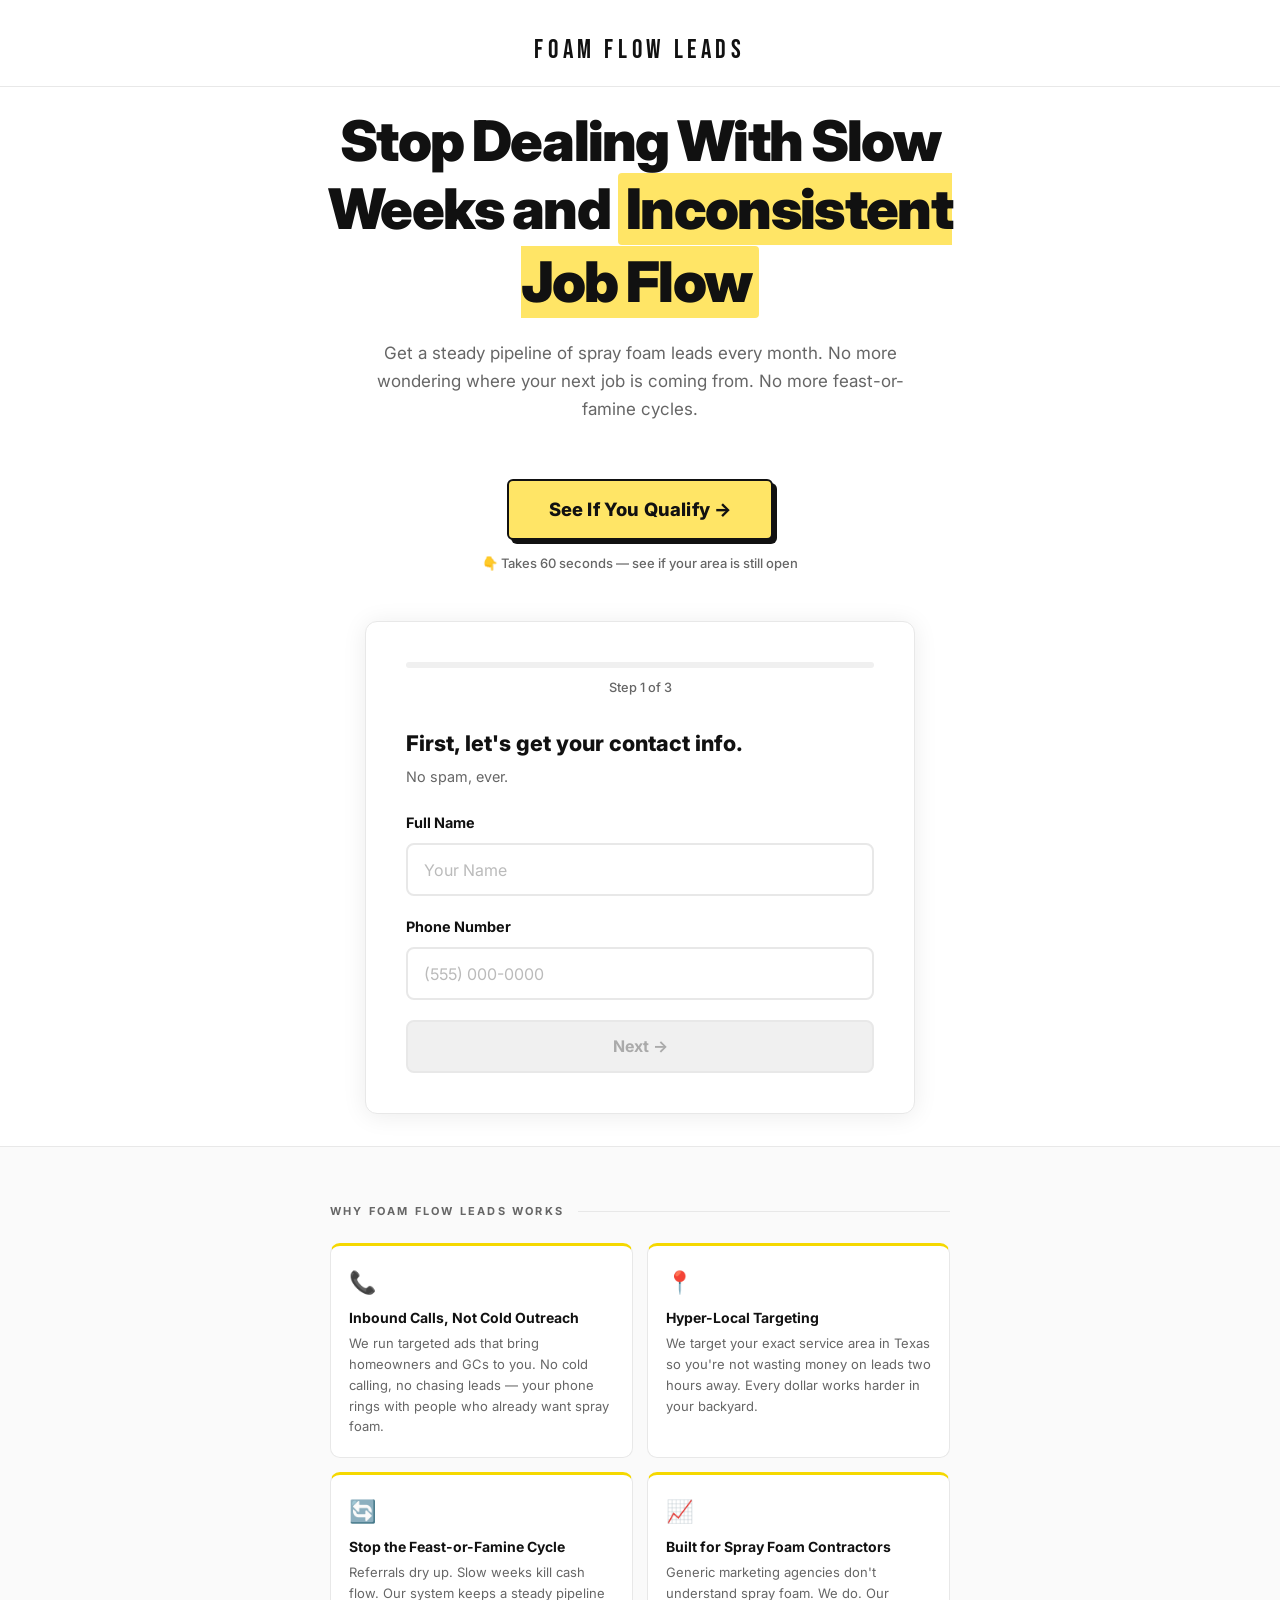
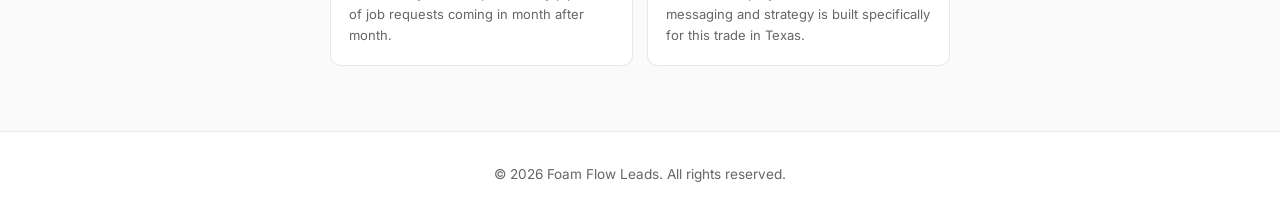
<file: index-pain-point.html>
<!DOCTYPE html>
<html lang="en">

<head>
    <meta charset="UTF-8">
    <meta name="viewport" content="width=device-width, initial-scale=1.0">
    <title>Foam Flow Leads - Get More Spray Foam Jobs in Texas</title>
    <link rel="stylesheet" href="styles.css">
    <link rel="preconnect" href="https://fonts.googleapis.com">
    <link rel="preconnect" href="https://fonts.gstatic.com" crossorigin>
    <link href="https://fonts.googleapis.com/css2?family=Bebas+Neue&family=Inter:wght@400;500;600;700;800;900&display=swap" rel="stylesheet">
    <meta name="description" content="Texas spray foam contractors: get consistent job requests without relying on referrals or slow weeks. See if you qualify.">

    <!-- Google Analytics -->
    <script async src="https://www.googletagmanager.com/gtag/js?id=G-JKLEK6QQDY"></script>
    <script>
        window.dataLayer = window.dataLayer || [];
        function gtag(){dataLayer.push(arguments);}
        gtag('js', new Date());
        gtag('config', 'G-JKLEK6QQDY');
    </script>

    <!-- Meta Pixel Code -->
    <script>
    !function(f,b,e,v,n,t,s)
    {if(f.fbq)return;n=f.fbq=function(){n.callMethod?
    n.callMethod.apply(n,arguments):n.queue.push(arguments)};
    if(!f._fbq)f._fbq=n;n.push=n;n.loaded=!0;n.version='2.0';
    n.queue=[];t=b.createElement(e);t.async=!0;
    t.src=v;s=b.getElementsByTagName(e)[0];
    s.parentNode.insertBefore(t,s)}(window, document,'script',
    'https://connect.facebook.net/en_US/fbevents.js');
    fbq('init', '1525517045371976');
    fbq('track', 'PageView');
    
    // Track which landing page variant they came from
    fbq('track', 'ViewContent', {
        content_name: 'Landing Page - Pain Point',
        content_type: 'landing_page_variant'
    });
    </script>
    <noscript><img height="1" width="1" style="display:none"
        src="https://www.facebook.com/tr?id=1525517045371976&ev=PageView&noscript=1"/></noscript>
    <!-- End Meta Pixel Code -->
</head>

<body>
    <div class="app-container">

        <!-- HEADER -->
        <header class="simple-header">
            <div class="logo-text">FOAM FLOW LEADS</div>
        </header>

        <!-- HERO — PAIN POINT VERSION (Direct/Urgent) -->
        <section class="hero-text">
            <h1 class="hero-headline">
                Stop Dealing With Slow Weeks and
                <span class="headline-highlight">Inconsistent Job Flow</span>
            </h1>
            <p class="hero-subtext">
                Get a steady pipeline of spray foam leads every month. No more wondering where your next job is coming from. No more feast-or-famine cycles.
            </p>
        </section>

        <!-- HERO CTA -->
        <div class="hero-cta-wrap">
            <button class="btn-hero-cta" onclick="document.getElementById('formSection').scrollIntoView({behavior:'smooth'})">
                See If You Qualify →
            </button>
            <p class="hero-cta-sub">👇 Takes 60 seconds — see if your area is still open</p>
        </div>

        <!-- FORM SECTION -->
        <section id="formSection" class="form-section">

            <div class="form-wrapper" id="formWrapper">

                <div class="progress-container">
                    <div class="progress-bar-bg">
                        <div class="progress-bar" id="progressBar"></div>
                    </div>
                    <p class="progress-text">
                        Step <span id="currentStep">1</span> of <span id="totalSteps">3</span>
                    </p>
                </div>

                <form id="applicationForm">

                    <!-- Step 1: Contact Info -->
                    <div class="form-step active" id="step1">
                        <h2 class="step-title">First, let's get your contact info.</h2>
                        <p class="step-subtitle">No spam, ever.</p>

                        <div class="form-group">
                            <label for="userName" class="field-label">Full Name</label>
                            <input type="text" id="userName" name="userName" placeholder="Your Name" required class="text-input">
                        </div>

                        <div class="form-group">
                            <label for="userPhone" class="field-label">Phone Number</label>
                            <input type="tel" id="userPhone" name="userPhone" placeholder="(555) 000-0000" required class="text-input">
                        </div>

                        <button type="button" class="btn btn-primary btn-block btn-disabled" disabled onclick="nextStep(1)">Next →</button>
                    </div>

                    <!-- Step 2: Current Situation -->
                    <div class="form-step" id="step2">
                        <h2 class="step-title">What best describes your current situation?</h2>
                        <div class="radio-group">
                            <label class="radio-card">
                                <input type="radio" name="situation" value="need-more-jobs">
                                <span class="radio-label">We have work but need more consistent jobs</span>
                            </label>
                            <label class="radio-card">
                                <input type="radio" name="situation" value="want-to-scale">
                                <span class="radio-label">We are busy but want to scale</span>
                            </label>
                            <label class="radio-card">
                                <input type="radio" name="situation" value="inconsistent">
                                <span class="radio-label">We are inconsistent / have slow weeks</span>
                            </label>
                            <label class="radio-card">
                                <input type="radio" name="situation" value="just-starting">
                                <span class="radio-label">We are just starting / growing</span>
                            </label>
                            <label class="radio-card">
                                <input type="radio" name="situation" value="exploring">
                                <span class="radio-label">Just exploring options</span>
                            </label>
                        </div>
                        <div class="form-buttons">
                            <button type="button" class="btn btn-secondary" onclick="goBack(2)">Back</button>
                            <button type="button" class="btn btn-primary btn-disabled" disabled onclick="nextStep(2)">Next →</button>
                        </div>
                    </div>

                    <!-- Step 3: Experience -->
                    <div class="form-step" id="step3">
                        <h2 class="step-title">How long have you been in the spray foam business?</h2>
                        <div class="radio-group">
                            <label class="radio-card">
                                <input type="radio" name="experience" value="less-than-1-year">
                                <span class="radio-label">Less than 1 year</span>
                            </label>
                            <label class="radio-card">
                                <input type="radio" name="experience" value="1-2-years">
                                <span class="radio-label">1–2 years</span>
                            </label>
                            <label class="radio-card">
                                <input type="radio" name="experience" value="3-5-years">
                                <span class="radio-label">3–5 years</span>
                            </label>
                            <label class="radio-card">
                                <input type="radio" name="experience" value="5-plus-years">
                                <span class="radio-label">5+ years</span>
                            </label>
                        </div>
                        <div class="form-buttons">
                            <button type="button" class="btn btn-secondary" onclick="goBack(3)">Back</button>
                            <button type="button" class="btn btn-primary btn-disabled" disabled onclick="showBooking()">See My Results →</button>
                        </div>
                    </div>

                    <!-- Results Step -->
<div class="form-step" id="stepBooking">
    <div class="booking-result">
        <div class="booking-result-badge">✅ You Qualify</div>
        <h2 class="booking-result-title">Here's What Happens Next.</h2>
        <p class="booking-result-sub">On this free call, we'll build a custom lead plan for your spray foam business and show you exactly how to get a consistent flow of job requests in your area.</p>
        <div class="booking-bullets">
            <div class="booking-bullet-item">📞 We'll map out your local market and identify where the jobs are hiding</div>
            <div class="booking-bullet-item">📲 See exactly how homeowners and contractors will find and contact you</div>
            <div class="booking-bullet-item">🎯 Get a clear gameplan to fill your schedule without chasing referrals</div>
        </div>

        <!-- ← ADD THE PROOF IMAGE HERE ← -->
        <!-- PROOF IMAGE SECTION (NEW) -->
        <div class="proof-image-section">
            <div class="proof-image-header">Real Results From Contractors We've Worked With</div>
            <div class="proof-image-container">
                <img src="proof-metrics.jpg" alt="69 leads, $9.11 cost per lead, $628.54 amount spent" loading="lazy">
            </div>
        </div>

        <button type="button" class="btn btn-booking-gold btn-block" onclick="window.location.href='booking.html?utm_campaign=blueprint'">
            Book My Free Strategy Call →
        </button>
        <p class="booking-trust-line">No sales pressure · 30-min Zoom call · Texas contractors only</p>
    </div>
</div>


                </form>
            </div>
        </section>

        <!-- Confetti Canvas -->
        <canvas id="confettiCanvas" class="confetti-canvas"></canvas>

        <!-- VALUE SECTION -->
        <section class="value-section">
            <div class="value-inner">
                <div class="section-label">Why Foam Flow Leads Works</div>
                <div class="value-cards">
                    <div class="value-card">
                        <span class="value-card-icon">📞</span>
                        <div class="value-card-title">Inbound Calls, Not Cold Outreach</div>
                        <p class="value-card-text">We run targeted ads that bring homeowners and GCs to you. No cold calling, no chasing leads — your phone rings with people who already want spray foam.</p>
                    </div>
                    <div class="value-card">
                        <span class="value-card-icon">📍</span>
                        <div class="value-card-title">Hyper-Local Targeting</div>
                        <p class="value-card-text">We target your exact service area in Texas so you're not wasting money on leads two hours away. Every dollar works harder in your backyard.</p>
                    </div>
                    <div class="value-card">
                        <span class="value-card-icon">🔄</span>
                        <div class="value-card-title">Stop the Feast-or-Famine Cycle</div>
                        <p class="value-card-text">Referrals dry up. Slow weeks kill cash flow. Our system keeps a steady pipeline of job requests coming in month after month.</p>
                    </div>
                    <div class="value-card">
                        <span class="value-card-icon">📈</span>
                        <div class="value-card-title">Built for Spray Foam Contractors</div>
                        <p class="value-card-text">Generic marketing agencies don't understand spray foam. We do. Our messaging and strategy is built specifically for this trade in Texas.</p>
                    </div>
                </div>
            </div>
        </section>

        <footer class="simple-footer">
            <p>© 2026 Foam Flow Leads. All rights reserved.</p>
        </footer>

    </div>

    <script src="main.js"></script>
</body>

</html>
</file>
<file: styles.css>
/* ===========================
   FOAM FLOW LEADS — MINIMAL CLEAN
   =========================== */

@import url('https://fonts.googleapis.com/css2?family=Bebas+Neue&family=Inter:wght@400;500;600;700;800;900&display=swap');

:root {
    --bg: #ffffff;
    --text: #111111;
    --text-muted: #666666;
    --primary: #0062fe;
    --highlight: #FFE566;
    --highlight-dark: #f5d800;
    --border: #e8e8e8;
    --card-bg: #ffffff;
    --accent-bg: #f5f8ff;
    --progress-bg: #f0f0f0;
}

* {
    margin: 0;
    padding: 0;
    box-sizing: border-box;
}

body {
    font-family: 'Inter', -apple-system, BlinkMacSystemFont, sans-serif;
    background-color: var(--bg);
    color: var(--text);
    line-height: 1.5;
    min-height: 100vh;
    -webkit-font-smoothing: antialiased;
    /* Optimize scrolling performance on mobile */
    -webkit-overflow-scrolling: touch;
}

.app-container {
    display: flex;
    flex-direction: column;
    min-height: 100vh;
}

/* ===========================
   HEADER
   =========================== */
.simple-header {
    padding: 2rem 1.5rem 1rem;
    text-align: center;
    border-bottom: 1px solid var(--border);
}

.logo-link {
    text-decoration: none;
    color: inherit;
    display: inline-block;
}

.logo-text {
    font-family: 'Bebas Neue', sans-serif;
    font-size: 1.6rem;
    letter-spacing: 0.18em;
    color: var(--text);
    display: inline-block;
}

/* ===========================
   HERO
   =========================== */
.hero-text {
    text-align: center;
    padding: 1.5rem 24px 1.5rem;
    max-width: 700px;
    margin: 0 auto;
}

.booking-hero {
    padding: 2rem 24px 1.5rem;
}

.booking-step-tag {
    display: inline-block;
    background: #dcfce7;
    color: #15803d;
    font-size: 13px;
    font-weight: 700;
    padding: 6px 16px;
    border-radius: 100px;
    border: 1px solid #bbf7d0;
    margin-bottom: 16px;
}

.hero-headline {
    font-size: clamp(32px, 6vw, 56px);
    font-weight: 900;
    line-height: 1.1;
    color: var(--text);
    letter-spacing: -0.03em;
    margin-bottom: 1.25rem;
}

.headline-highlight {
    background-color: var(--highlight);
    padding: 2px 8px;
    border-radius: 4px;
    display: inline;
    line-height: 1.3;
}

.hero-subtext {
    font-size: 17px;
    color: var(--text-muted);
    line-height: 1.65;
    max-width: 560px;
    margin: 0 auto;
}

.hero-subtext strong {
    color: var(--text);
    font-weight: 700;
}

/* ===========================
   HERO CTA (index only)
   =========================== */
.hero-cta-wrap {
    text-align: center;
    padding: 2rem 1.5rem 0;
}

.btn-hero-cta {
    display: inline-block;
    background: var(--highlight);
    color: var(--text);
    font-size: 1.15rem;
    font-weight: 800;
    padding: 1.1rem 2.5rem;
    border-radius: 6px;
    border: 2.5px solid var(--text);
    cursor: pointer;
    transition: all 0.2s ease;
    letter-spacing: 0.01em;
    box-shadow: 4px 4px 0px var(--text);
    font-family: 'Inter', sans-serif;
}

.btn-hero-cta:hover {
    transform: translate(-2px, -2px);
    box-shadow: 6px 6px 0px var(--text);
}

.btn-hero-cta:active {
    transform: translate(2px, 2px);
    box-shadow: 2px 2px 0px var(--text);
}

.hero-cta-sub {
    margin-top: 0.85rem;
    font-size: 13px;
    color: var(--text-muted);
    font-weight: 500;
}

/* ===========================
   FORM SECTION (index only)
   =========================== */
.form-section {
    padding: 3rem 1rem 2rem;
    display: flex;
    flex-direction: column;
    align-items: center;
}

.form-wrapper {
    background-color: var(--card-bg);
    width: 100%;
    max-width: 550px;
    padding: 2.5rem;
    border-radius: 12px;
    box-shadow: 0 2px 24px rgba(0,0,0,0.08);
    border: 1.5px solid var(--border);
    overflow: hidden;
}

/* ===========================
   PROGRESS BAR
   =========================== */
.progress-container {
    margin-bottom: 2rem;
}

.progress-bar-bg {
    background-color: var(--progress-bg);
    height: 6px;
    border-radius: 3px;
    overflow: hidden;
    margin-bottom: 0.6rem;
}

.progress-bar {
    height: 100%;
    background-color: var(--highlight-dark);
    width: 0%;
    transition: width 0.4s cubic-bezier(0.4, 0, 0.2, 1);
}

.progress-text {
    font-size: 0.8rem;
    color: var(--text-muted);
    font-weight: 500;
    text-align: center;
}

/* ===========================
   FORM STEPS
   =========================== */
.form-step {
    display: none;
}

.form-step.active {
    display: block;
    animation: fadeUp 0.35s ease-out;
}

@keyframes fadeUp {
    from { opacity: 0; transform: translateY(12px); }
    to   { opacity: 1; transform: translateY(0); }
}

.step-title {
    font-size: 1.35rem;
    font-weight: 800;
    color: var(--text);
    margin-bottom: 0.6rem;
    line-height: 1.3;
}

.step-subtitle {
    color: var(--text-muted);
    margin-bottom: 1.5rem;
    font-size: 0.9rem;
}

/* ===========================
   RADIO CARDS
   =========================== */
.radio-group {
    display: flex;
    flex-direction: column;
    gap: 9px;
    margin-bottom: 1.5rem;
}

.radio-card {
    display: flex;
    align-items: center;
    padding: 0.9rem 1.1rem;
    border: 2px solid var(--border);
    border-radius: 10px;
    cursor: pointer;
    transition: all 0.18s ease;
    background-color: var(--card-bg);
    will-change: border-color, background-color;
}

.radio-card:hover {
    border-color: var(--highlight-dark);
    background-color: #fffef0;
}

.radio-card input[type="radio"] {
    width: 18px;
    height: 18px;
    margin-right: 14px;
    accent-color: var(--text);
    flex-shrink: 0;
}

.radio-label {
    font-size: 0.95rem;
    font-weight: 600;
    color: var(--text);
}

/* ===========================
   BUTTONS
   =========================== */
.btn {
    padding: 0.9rem 1.75rem;
    border-radius: 8px;
    font-size: 1rem;
    font-weight: 700;
    cursor: pointer;
    transition: all 0.18s ease;
    border: none;
    display: inline-block;
    text-align: center;
    font-family: 'Inter', sans-serif;
    will-change: transform;
}

.btn-primary {
    background-color: var(--highlight);
    color: var(--text);
    border: 2px solid var(--text);
    box-shadow: 3px 3px 0 var(--text);
}

.btn-primary:hover {
    transform: translate(-1px, -1px);
    box-shadow: 4px 4px 0 var(--text);
}

.btn-primary:active {
    transform: translate(1px, 1px);
    box-shadow: 1px 1px 0 var(--text);
}

.btn-secondary {
    background-color: white;
    color: var(--text-muted);
    border: 2px solid var(--border);
}

.btn-secondary:hover {
    border-color: #aaa;
}

.btn-block {
    width: 100%;
}

.btn-primary:disabled,
.btn-primary.btn-disabled,
.btn-booking-gold:disabled,
.btn-booking-gold.btn-disabled {
    background-color: var(--progress-bg) !important;
    color: #aaa !important;
    cursor: not-allowed !important;
    border-color: var(--border) !important;
    box-shadow: none !important;
    transform: none !important;
}

.form-buttons {
    display: flex;
    gap: 10px;
}

.form-buttons .btn {
    flex: 1;
}

/* ===========================
   INPUTS
   =========================== */
.form-group {
    margin-bottom: 0;
}

.field-label {
    display: block;
    font-weight: 700;
    font-size: 0.9rem;
    margin-bottom: 0.6rem;
    color: var(--text);
}

.text-input {
    width: 100%;
    padding: 0.9rem 1rem;
    border: 2px solid var(--border);
    border-radius: 8px;
    margin-bottom: 1.25rem;
    font-size: 1rem;
    font-family: 'Inter', sans-serif;
    transition: border-color 0.18s ease;
    color: var(--text);
    background: white;
}

.text-input:focus {
    outline: none;
    border-color: var(--text);
}

.text-input::placeholder {
    color: #bbb;
}

/* ===========================
   BOOKING RESULT (index qualify screen)
   =========================== */
.booking-result {
    text-align: center;
    padding: 8px 0;
}

.booking-result-badge {
    display: inline-block;
    background: #dcfce7;
    color: #15803d;
    font-size: 13px;
    font-weight: 800;
    padding: 6px 16px;
    border-radius: 100px;
    margin-bottom: 14px;
    border: 1px solid #bbf7d0;
}

.booking-result-title {
    font-size: 1.4rem;
    font-weight: 800;
    color: var(--text);
    margin-bottom: 10px;
    line-height: 1.25;
}

.booking-result-sub {
    font-size: 14px;
    color: var(--text-muted);
    line-height: 1.6;
    margin-bottom: 20px;
}

.booking-bullets {
    display: flex;
    flex-direction: column;
    gap: 10px;
    margin: 20px 0 24px;
    text-align: left;
}

.booking-bullet-item {
    font-size: 14px;
    font-weight: 600;
    color: var(--text);
    line-height: 1.5;
    padding: 12px 14px;
    background: #fafafa;
    border-radius: 8px;
    border: 1.5px solid var(--border);
}

.proof-image-section {
    margin: 30px 0;
    text-align: center;
}

.proof-image-header {
    font-size: 0.95rem;
    font-weight: 600;
    color: #666;
    margin-bottom: 15px;
}

.proof-image-container {
    max-width: 100%;
    border-radius: 12px;
    overflow: hidden;
    box-shadow: 0 4px 15px rgba(0, 0, 0, 0.1);
}

.proof-image-container img {
    width: 100%;
    height: auto;
    display: block;
}


/* ===========================
   BOOKING GOLD BUTTON
   =========================== */
.btn-booking-gold {
    background: var(--highlight);
    color: var(--text);
    font-size: 1.05rem;
    padding: 1rem 1.75rem;
    border: 2.5px solid var(--text);
    box-shadow: 4px 4px 0 var(--text);
    width: 100%;
    border-radius: 8px;
    font-weight: 800;
    cursor: pointer;
    transition: all 0.18s ease;
    display: block;
    text-align: center;
    font-family: 'Inter', sans-serif;
    will-change: transform;
}

.btn-booking-gold:hover {
    transform: translate(-2px, -2px);
    box-shadow: 6px 6px 0 var(--text);
}

.btn-booking-gold:active {
    transform: translate(1px, 1px);
    box-shadow: 2px 2px 0 var(--text);
}

.booking-trust-line {
    font-size: 12px;
    color: var(--text-muted);
    margin-top: 14px;
    margin-bottom: 6px;
    text-align: center;
}

/* ===========================
   VALUE SECTION
   =========================== */
.value-section {
    padding: 56px 24px 64px;
    background: #fafafa;
    border-top: 1px solid var(--border);
}

.value-inner {
    max-width: 620px;
    margin: 0 auto;
}

.section-label {
    font-size: 11px;
    font-weight: 700;
    letter-spacing: 0.2em;
    text-transform: uppercase;
    color: var(--text-muted);
    margin-bottom: 24px;
    display: flex;
    align-items: center;
    gap: 14px;
}

.section-label::after {
    content: '';
    flex: 1;
    height: 1px;
    background: var(--border);
}

.value-cards {
    display: grid;
    grid-template-columns: 1fr 1fr;
    gap: 14px;
}

.value-card {
    background: white;
    border: 1.5px solid var(--border);
    border-top: 3px solid var(--highlight-dark);
    border-radius: 10px;
    padding: 20px 18px;
    transition: box-shadow 0.2s ease, transform 0.2s ease;
    will-change: box-shadow, transform;
}

.value-card:hover {
    box-shadow: 0 4px 16px rgba(0,0,0,0.06);
    transform: translateY(-2px);
}

.value-card-icon {
    font-size: 22px;
    display: block;
    margin-bottom: 10px;
}

.value-card-title {
    font-weight: 700;
    font-size: 14px;
    color: var(--text);
    margin-bottom: 6px;
    line-height: 1.3;
}

.value-card-text {
    font-size: 13px;
    color: var(--text-muted);
    line-height: 1.6;
}

/* ===========================
   CONFETTI
   =========================== */
.confetti-canvas {
    position: fixed;
    top: 0; left: 0;
    width: 100%; height: 100%;
    pointer-events: none;
    z-index: 999;
}

/* ===========================
   FOOTER
   =========================== */
.simple-footer {
    padding: 2rem;
    text-align: center;
    color: var(--text-muted);
    font-size: 0.85rem;
    border-top: 1px solid var(--border);
}

/* ===========================
   MOBILE STICKY - index disabled
   =========================== */
.mobile-sticky-footer {
    display: none !important;
}

/* ===========================
   BOOKING PAGE LAYOUT
   =========================== */
.booking-container {
    flex: 1;
    display: flex;
    justify-content: center;
    padding: 2rem 1.5rem 4rem;
}

.booking-split-wrapper {
    display: grid;
    grid-template-columns: 1fr 1.6fr;
    gap: 2.5rem;
    max-width: 960px;
    width: 100%;
    background: white;
    padding: 2.5rem;
    border-radius: 16px;
    box-shadow: 0 4px 32px rgba(0,0,0,0.08);
    border: 1.5px solid var(--border);
    align-items: start;
}

.booking-form-side {
    border-right: 1px solid var(--border);
    padding-right: 2.5rem;
}

.booking-calendar-side {
    min-width: 0;
}

.selected-info {
    background: #fffef0;
    padding: 0.85rem 1rem;
    border-radius: 8px;
    margin-bottom: 1.25rem;
    border-left: 4px solid var(--highlight-dark);
    font-size: 0.9rem;
    border: 1.5px solid var(--highlight-dark);
}

/* ===========================
   CALENDAR
   =========================== */
.calendar-header {
    margin-bottom: 1rem;
}

.calendar-header h2 {
    font-size: 1.1rem;
    font-weight: 800;
    color: var(--text);
}

.calendar-widget {
    width: 100%;
    overflow: hidden;
}

.calendar-days-header {
    display: grid;
    grid-template-columns: repeat(7, 1fr);
    text-align: center;
    font-weight: 700;
    color: var(--text-muted);
    margin-bottom: 8px;
    font-size: 0.75rem;
}

.calendar-grid {
    display: grid;
    grid-template-columns: repeat(7, 1fr);
    gap: 4px;
    width: 100%;
    /* Optimize rendering */
    contain: layout style paint;
}

.calendar-day {
    aspect-ratio: 1;
    display: flex;
    align-items: center;
    justify-content: center;
    border-radius: 6px;
    font-weight: 600;
    font-size: 0.88rem;
    color: #ccc;
    cursor: not-allowed;
    border: 1px solid transparent;
    min-width: 0;
    will-change: background-color, border-color;
}

.calendar-day.available {
    color: var(--text);
    cursor: pointer;
    border-color: var(--border);
    transition: all 0.15s ease;
}

.calendar-day.available:hover {
    background-color: var(--highlight);
    border-color: var(--highlight-dark);
}

.calendar-day.selected {
    background-color: var(--text);
    color: white;
    border-color: var(--text);
}

/* ===========================
   TIME SLOTS
   =========================== */
.time-slots-container {
    margin-top: 1.5rem;
}

.time-slots-container .field-label {
    margin-bottom: 0.75rem;
}

.time-grid {
    display: grid;
    grid-template-columns: repeat(auto-fill, minmax(90px, 1fr));
    gap: 8px;
    /* Optimize rendering */
    contain: layout style paint;
}

.time-btn {
    padding: 0.7rem 0.5rem;
    border: 1.5px solid var(--border);
    border-radius: 6px;
    background: white;
    cursor: pointer;
    text-align: center;
    font-weight: 600;
    font-size: 0.875rem;
    color: var(--text);
    transition: all 0.15s ease;
    font-family: 'Inter', sans-serif;
    will-change: background-color, border-color;
}

.time-btn:hover {
    background-color: var(--highlight);
    border-color: var(--highlight-dark);
}

.time-btn.active {
    background-color: var(--text);
    color: white;
    border-color: var(--text);
}

.time-btn.time-btn-booked {
    opacity: 0.5;
    cursor: not-allowed;
}

.empty-msg {
    grid-column: 1 / -1;
    color: var(--text-muted);
    font-style: italic;
    font-size: 0.875rem;
    padding: 0.5rem 0;
}

.back-link {
    display: block;
    text-align: center;
    margin-top: 1rem;
    color: var(--text-muted);
    text-decoration: none;
    font-size: 0.9rem;
    transition: color 0.2s;
}

.back-link:hover {
    color: var(--text);
}

.calendar-section-title {
    font-size: 1rem;
    font-weight: 800;
    color: var(--text);
    margin-bottom: 1rem;
    display: none;
}

/* ===========================
   MOBILE BOOKING STICKY BUTTON
   =========================== */
.mobile-booking-sticky {
    display: none;
    position: fixed;
    bottom: 0;
    left: 0;
    right: 0;
    background: white;
    padding: 0.85rem 1.25rem;
    padding-bottom: max(1.25rem, calc(0.85rem + env(safe-area-inset-bottom, 0px)));
    box-shadow: 0 -2px 16px rgba(0,0,0,0.1);
    border-top: 1.5px solid var(--border);
    z-index: 100;
    /* Optimize for fixed positioning */
    will-change: transform;
    transform: translateZ(0);
}

/* ===========================
   TABLET
   =========================== */
@media (max-width: 900px) {
    .booking-split-wrapper {
        grid-template-columns: 1fr;
        padding: 2rem;
        gap: 0;
    }

    .booking-form-side {
        border-right: none;
        border-bottom: 1px solid var(--border);
        padding-right: 0;
        padding-bottom: 2rem;
        margin-bottom: 2rem;
    }
}

/* ===========================
   MOBILE
   =========================== */
@media (max-width: 768px) {

    body {
        font-size: 15px;
        -webkit-text-size-adjust: 100%;
    }

    .simple-header {
        padding: 1.25rem 1rem 1rem;
    }

    .logo-text {
        font-size: 1.3rem;
    }

    /* Hero */
    .hero-text {
        padding: 1.5rem 20px 1rem;
    }

    .booking-hero {
        padding: 1.5rem 20px 1rem;
    }

    .hero-headline {
        font-size: 28px;
        line-height: 1.15;
    }

    .hero-subtext {
        font-size: 15px;
    }

    /* Index form */
    .hero-cta-wrap {
        padding: 1.5rem 1.25rem 0;
    }

    .btn-hero-cta {
        width: 100%;
        font-size: 1.05rem;
        padding: 1rem 1.5rem;
    }

    .form-section {
        padding: 2rem 0.75rem 1.5rem;
    }

    .form-wrapper {
        padding: 1.5rem 1.25rem;
        border-radius: 12px;
    }

    .step-title {
        font-size: 1.15rem;
        line-height: 1.35;
        margin-bottom: 0.6rem;
    }

    .step-subtitle {
        font-size: 0.875rem;
        margin-bottom: 1rem;
    }

    .progress-container { margin-bottom: 1.5rem; }
    .progress-text { font-size: 0.8rem; }

    .radio-card {
        padding: 0.85rem 1rem;
        border-radius: 8px;
        min-height: 50px;
    }

    .radio-label { font-size: 0.9rem; }
    .radio-group { gap: 8px; margin-bottom: 1.25rem; }

    .form-step .btn-block { display: block; }
    .form-buttons { display: flex; }
    #stepBooking .btn-booking-gold { display: block !important; }

    .booking-result-title { font-size: 1.2rem; }
    .booking-result-sub { font-size: 13px; }

    /* Value section */
    .value-section { padding: 36px 16px 48px; }
    .value-cards { grid-template-columns: 1fr; gap: 10px; }
    .value-card { padding: 18px 16px; }
    .value-card:hover { transform: none; }
    .value-card-icon { font-size: 20px; margin-bottom: 8px; }
    .section-label { font-size: 10px; margin-bottom: 18px; }
    .simple-footer { padding: 1.25rem; font-size: 0.8rem; }

    /* ===========================
       BOOKING PAGE MOBILE
       =========================== */
    .booking-container {
        padding: 1rem 0.75rem calc(100px + env(safe-area-inset-bottom, 0px));
    }

    .booking-split-wrapper {
        padding: 1.25rem;
        border-radius: 12px;
        box-shadow: 0 2px 12px rgba(0,0,0,0.06);
        grid-template-columns: 1fr;
        gap: 0;
    }

    .booking-form-side {
        border-right: none;
        padding-right: 0;
        /* On mobile show form BELOW calendar */
        order: 2;
        border-top: 1px solid var(--border);
        padding-top: 1.5rem;
        margin-top: 1.5rem;
    }

    .booking-calendar-side {
        order: 1;
    }

    .calendar-section-title {
        display: block;
    }

    .time-grid {
        grid-template-columns: repeat(2, 1fr);
        gap: 8px;
    }

    .time-btn {
        padding: 0.85rem 0.5rem;
        font-size: 0.9rem;
        min-height: 48px;
        border-radius: 8px;
    }

    /* Hide the confirm button inside the form on mobile
       and show the sticky one instead */
    .booking-form-side .btn-booking-gold {
        display: none;
    }

    .mobile-booking-sticky {
        display: flex;
        gap: 10px;
    }

    .back-link {
        margin-top: 0.75rem;
        font-size: 0.85rem;
    }
}

/* ===========================
   EXTRA SMALL
   =========================== */
@media (max-width: 374px) {
    .form-wrapper { padding: 1.25rem 1rem; }
    .step-title { font-size: 1.05rem; }
    .radio-card { padding: 0.8rem 0.9rem; }
    .radio-label { font-size: 0.875rem; }
    .logo-text { font-size: 1.1rem; }
    .hero-headline { font-size: 24px; }
    .booking-step-tag { font-size: 12px; }
}
</file>
